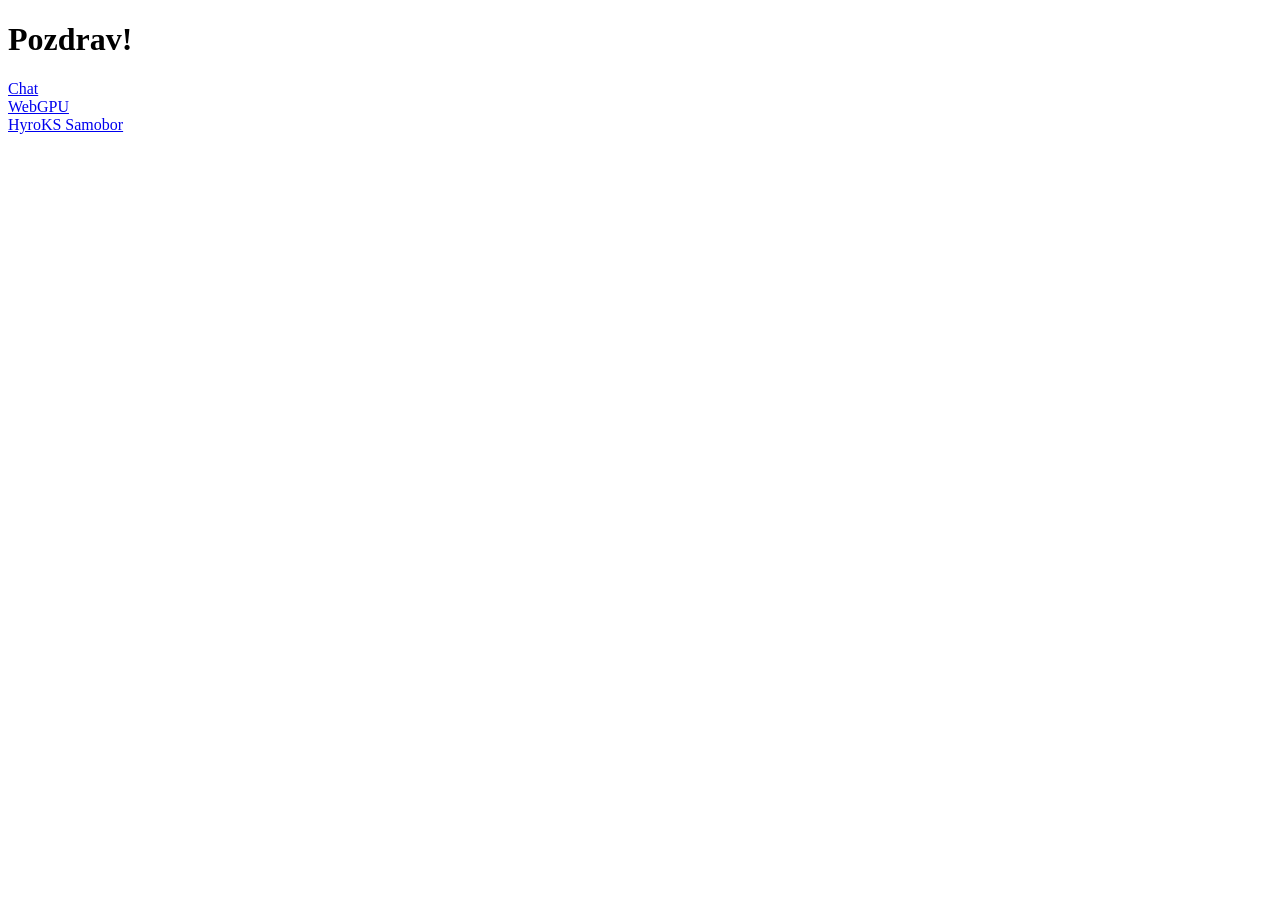
<file: index.html>
<!DOCTYPE html>
<html lang="en">
<head>
    <meta charset="UTF-8">
    <meta name="viewport" content="width=device-width, initial-scale=1.0">
    <title>Heh</title>
</head>
<body>
    <h1>Pozdrav!</h1>

    <div><a href="./chat/index.html">Chat</a></div>

    <div><a href="./webgpu/index.html">WebGPU</a></div>

    <div><a href="./hyroks/index.html">HyroKS Samobor</a></div>
</body>
</html>
</file>
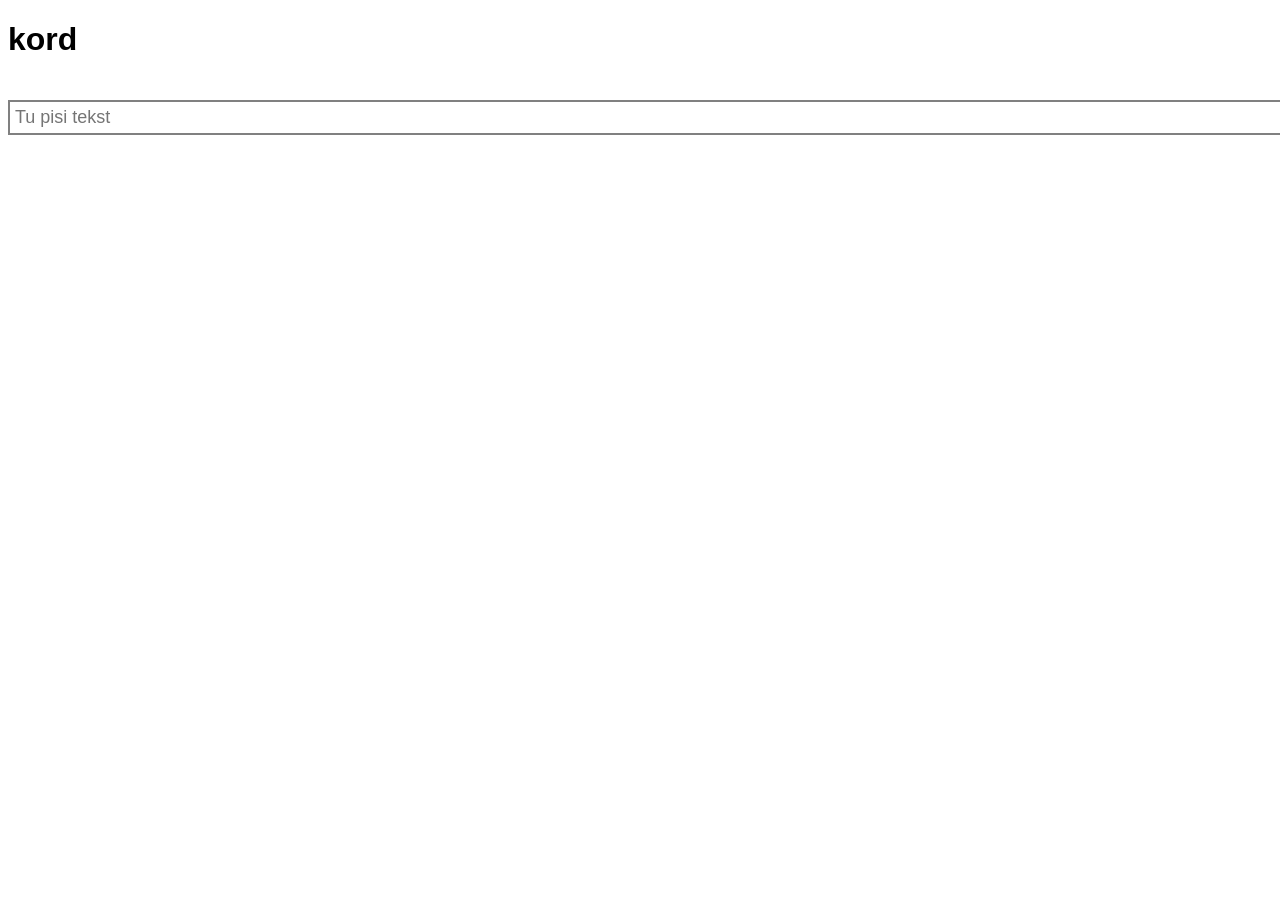
<file: chat/index.html>
<!DOCTYPE html>
<html lang="en">
<head>
    <meta charset="UTF-8">
    <meta name="viewport" content="width=device-width, initial-scale=1.0">
    <title>Chat</title>
    <link rel="shortcut icon" href="./favicon.ico" type="image/x-icon">
    <script type="module" src="./script.js" defer></script>
    <style>
        body {
            font-family: 'Lucida Sans', 'Lucida Sans Regular', 'Lucida Grande', 'Lucida Sans Unicode', Geneva, Verdana, sans-serif;
        }

        .message {
            padding: 5px;
            background-color: rgba(200, 200, 200, 0.1);
            border-bottom: 1px solid gray;
        }

        .message:nth-child(even) {
            background-color: rgba(200, 200, 200, 0.25);
        }

        #textwrapper {
            position: sticky;
            bottom: 0;
            width: 100%;
            /* margin: 20px; */
            padding: 20px 0;
        }

        #textarea {
            /* margin: 20px; */

            /* position: sticky; */
            /* bottom: 0; */
            /* left: 0; */
            /* right: 0; */
            width: 100%;

            padding: 5px;
            border: 2px solid gray;

            font-size: large;
        }

        #textarea:focus {
            outline: none;
        }
    </style>
</head>
<body>
    <h1>kord</h1>
    <div id="content">
    </div>
    <div id="textwrapper">
        <input type="text" name="messagebox" id="textarea" placeholder="Tu pisi tekst">
    </div>
</body>
</html>
</file>
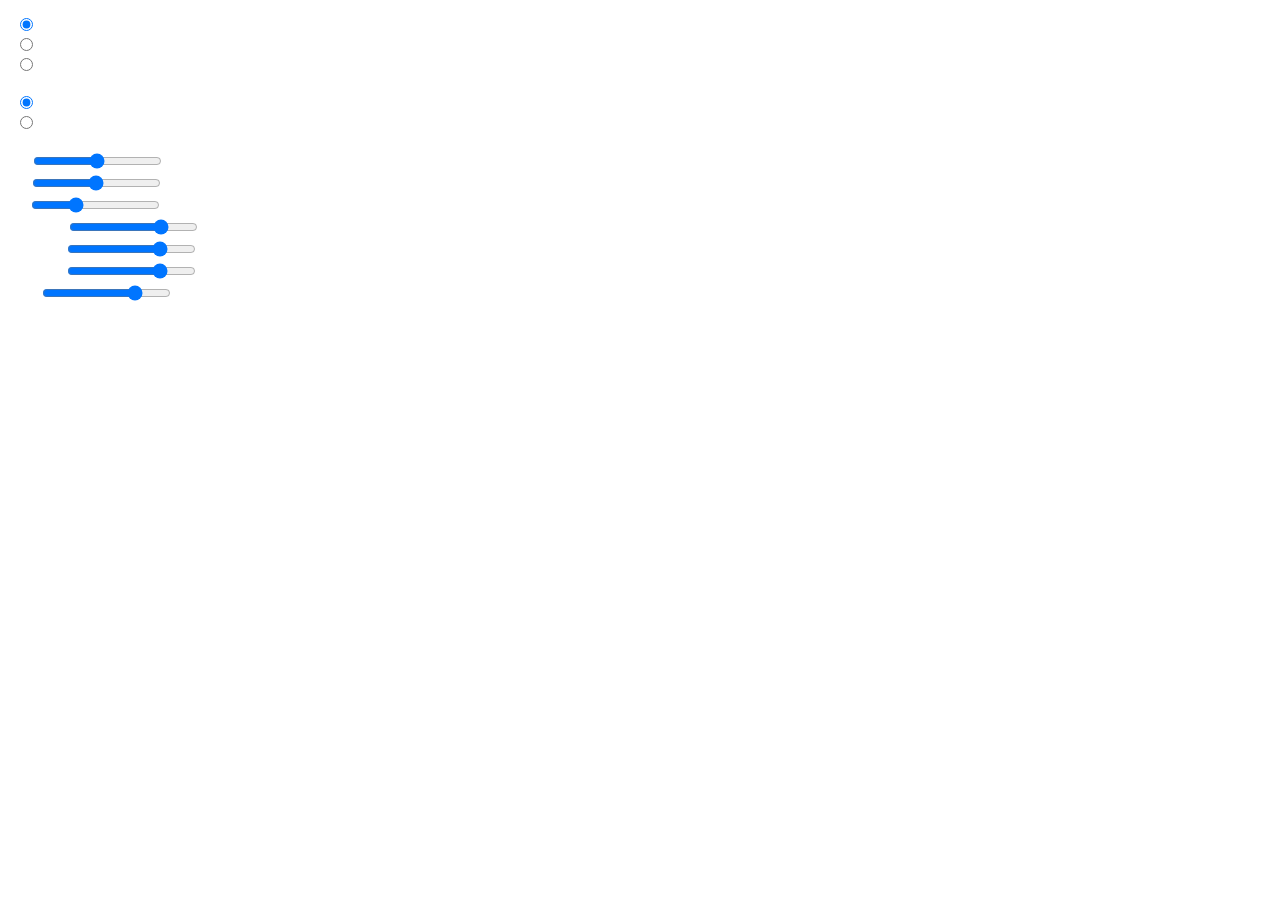
<file: dist_v2/index.html>
<!DOCTYPE html>
<html lang="en">
<head>
    <meta charset="UTF-8">
    <meta name="viewport" content="width=device-width, initial-scale=1.0">
    <title>Document</title>
    <style>
        html, body {
            margin: 0;
            height: 100%;
        }
        canvas {
            display: block;
            width: 800px;
            height: 800px;
        }
        .cont {
            position: absolute;
            color: black;
            left: 5px;
            top: 200px;
            display: flex;
            flex-direction: column;
        }
        .list select{
            float: right;
        }
        #inputs {
            position: absolute;
            top: 15px;
            left: 15px;
            color: white;
        }
    </style>
</head>
<body>
    <div id="inputs">
        <input type="radio" name="rend" id="point-list" checked> Point list <br>
        <input type="radio" name="rend" id="triangle-list"> Normal <br>
        <input type="radio" name="rend" id="line-list"> Wireframe <br><br>

        <input type="radio" name="obj" id="teapot" checked> Cajnik <br>
        <input type="radio" name="obj" id="cat"> Macka <br> <br>

        X <input type="range" name="cordX" id="cordX" min="-50" max="50" value="0"><br>
        Y <input type="range" name="cordX" id="cordY" min="-100" max="100" value="0"><br>
        Z <input type="range" name="cordX" id="cordZ" min="-300" max="0" value="-200"><br>
        scale X <input type="range" name="sclX" id="sclX" min="-100" max="100" value="50"><br>
        scale Y <input type="range" name="sclX" id="sclY" min="-100" max="100" value="50"><br>
        scale Z <input type="range" name="sclX" id="sclZ" min="-100" max="100" value="50"><br>
        fov <input type="range" name="fov" id="fov" min="-10" max="10" value="5">
    </div>
    <canvas id="canvas" width="800" height="800"></canvas>
    <script src="main.bundle.js"></script>
</body>
</html>
</file>
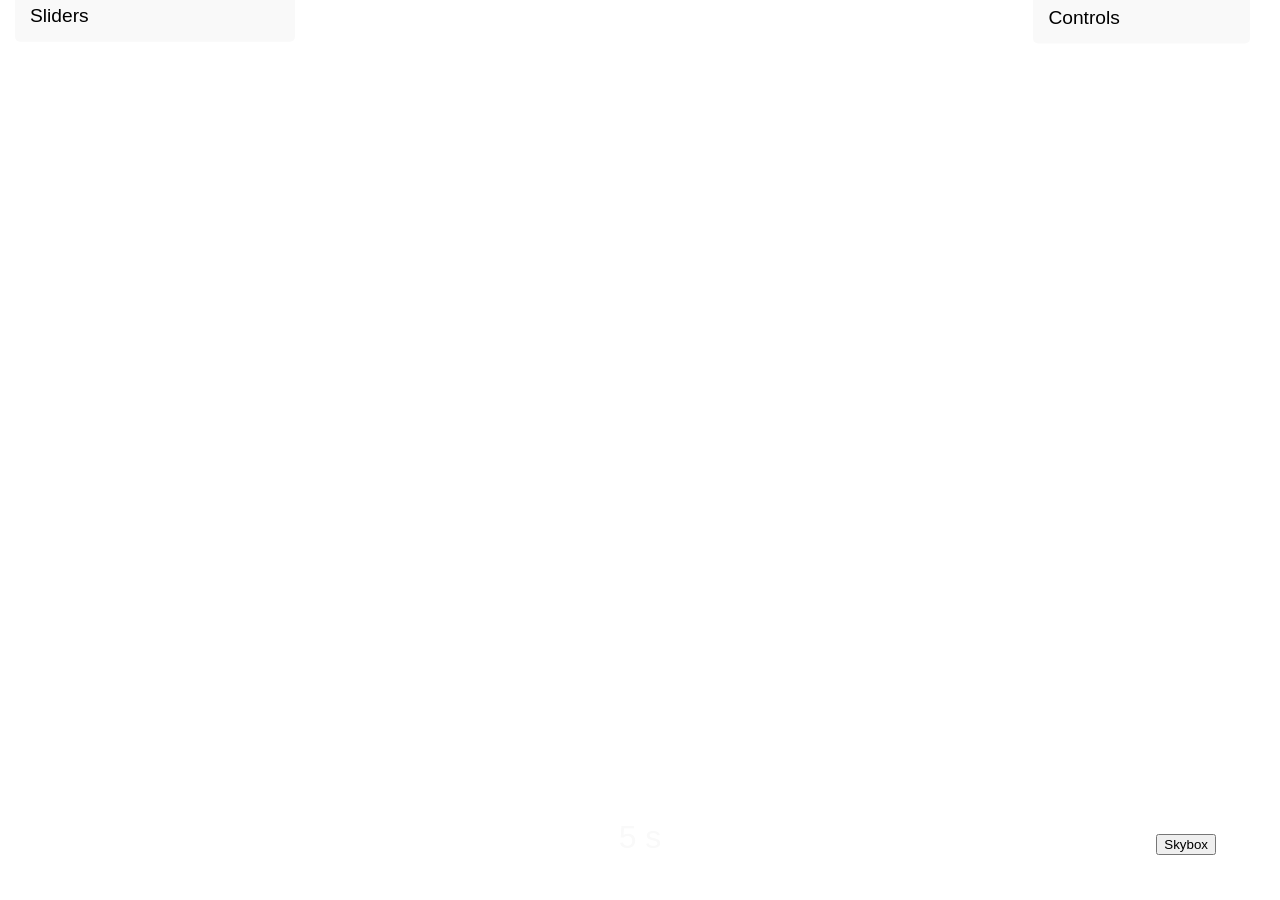
<file: dist_v6/index.html>
<!DOCTYPE html>
<html lang="en">
<head>
    <meta charset="UTF-8">
    <meta name="viewport" content="width=device-width, initial-scale=1.0">
    <title>Document</title>
    <link rel="stylesheet" href="style.css">
</head>
<body>
    <div id="container">
        <div id="sliders">
            <div id="pin" style="cursor: pointer;">Pin 📌</div>
            <br>
            <div id="slider">
                
                <div id="lbl">[<span id="gravityVal"></span> m/s<sup>2</sup>] Gravity:</div>
                <input type="range" name="gravity" id="gravity" min="0" max="20">
            </div>
            <div id="slider">
                
                <div id="lbl">[<span id="frictionVal"></span>] Friction coef:</div>
                <input type="range" name="friction" id="friction" min="0" max="20" value="6">
            </div>
            <div id="slider">
                <div id="lbl">[<span id="angvelVal"></span> deg/s] Angular velocity:</div>
                <input type="range" name="angvel" id="angvel" min="0" max="10" value="6">
            </div>
            <div id="slider">
                <div id="lbl">[<span id="rolldampVal"></span>] Roll damping coef:</div>
                <input type="range" name="rolldamp" id="rolldamp" min="0" max="10">
            </div>
            <div id="slider">
                <div id="lbl">[<span id="jumpforceVal"></span> N] Jump force:</div>
                <input type="range" name="jumpforce" id="jumpforce" min="0" max="10" value="3">
            </div>
            <br>
                Sliders
        </div>
        <div id="controls">
            <div id="info">
                [W] - roll forward
            </div>
            <div id="info">
                [S] - roll backward 
            </div>
            <div id="info">
                [Q] - roll left 
            </div>
            <div id="info">
                [E] - roll right 
            </div>
            <div id="info">
                [A] - turn camera left 
            </div>
            <div id="info">
                [D] - turn camera right 
            </div>
            <div id="info">
                [Space] - jump
            </div>
            <div id="info">
                <hr>
                [R] - reset
            </div>
            <br>
            Controls
        </div>
        <canvas id="canvas"></canvas>
        <div id="gameover"></div>
        <div id="timer">5 s</div>
        <button id="skybox">Skybox</button>
    </div>
    <script src="main.bundle.js"></script>
</body>
</html>
</file>
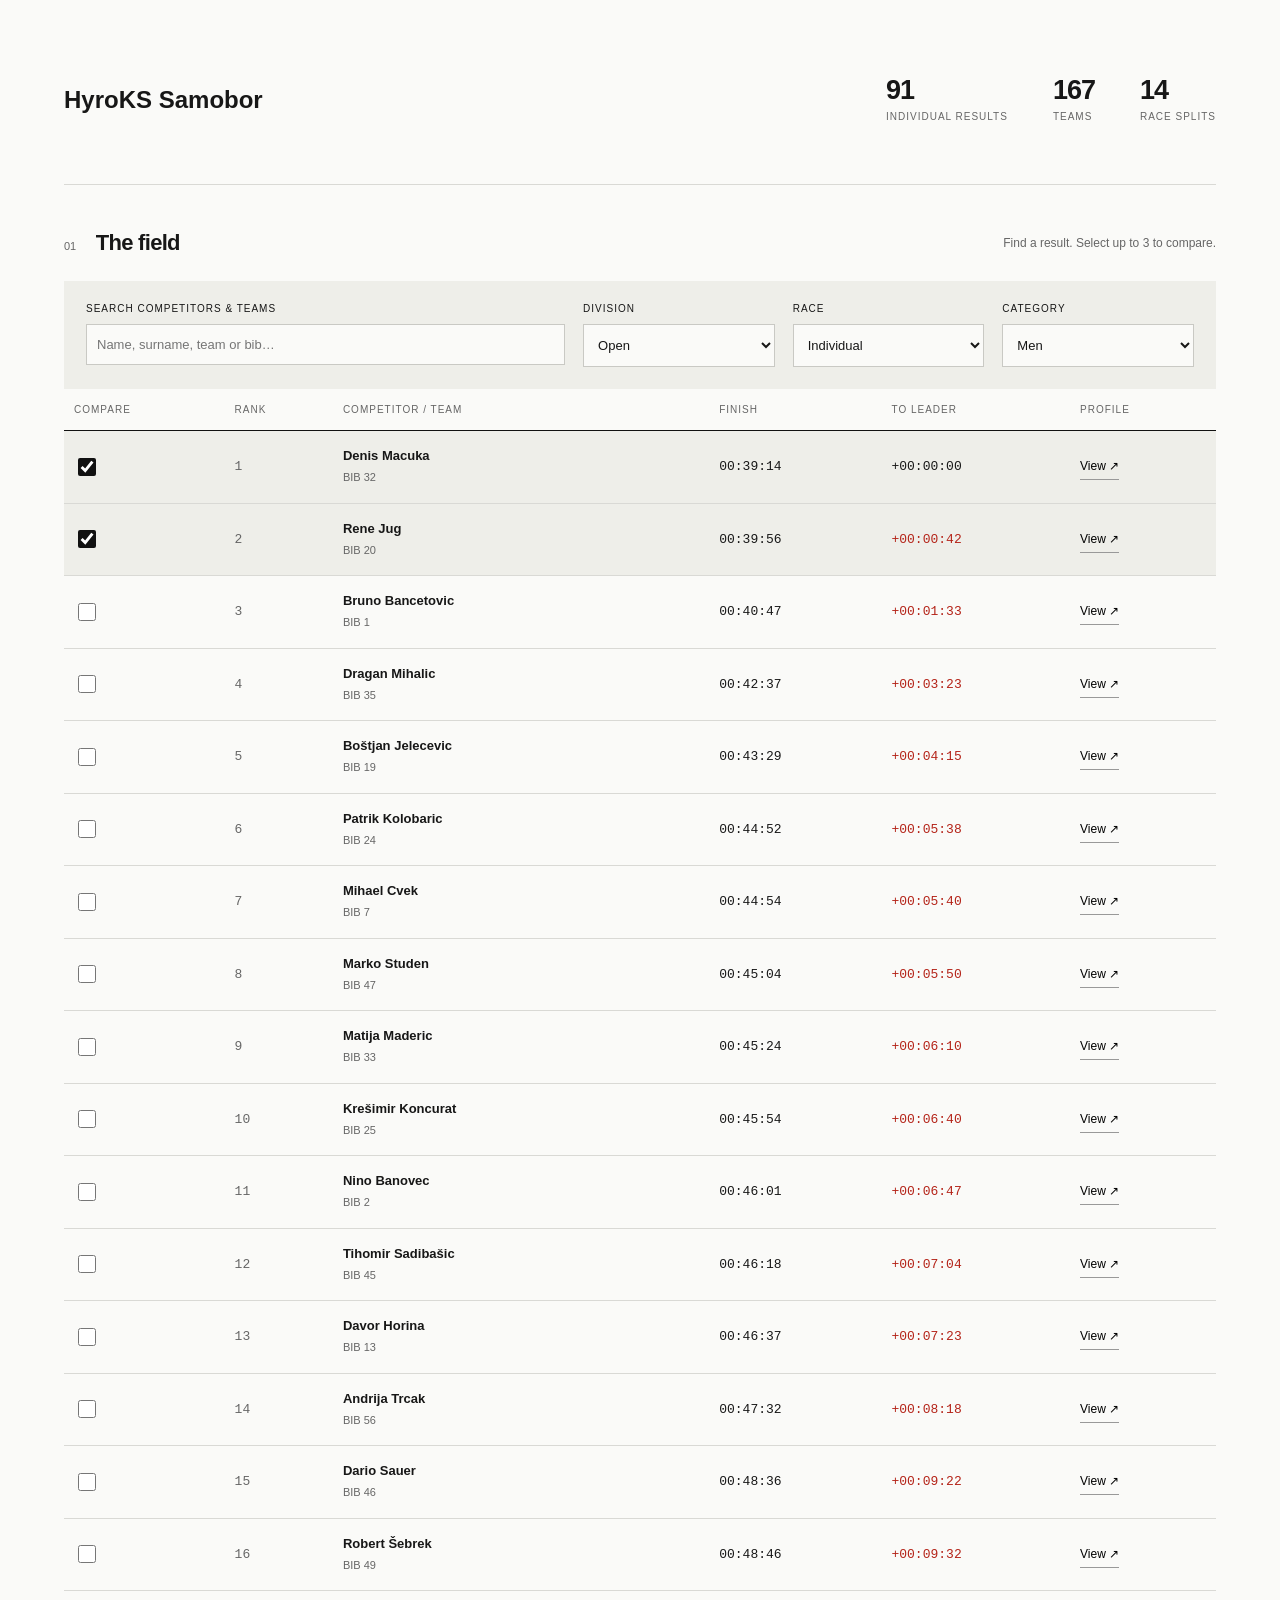
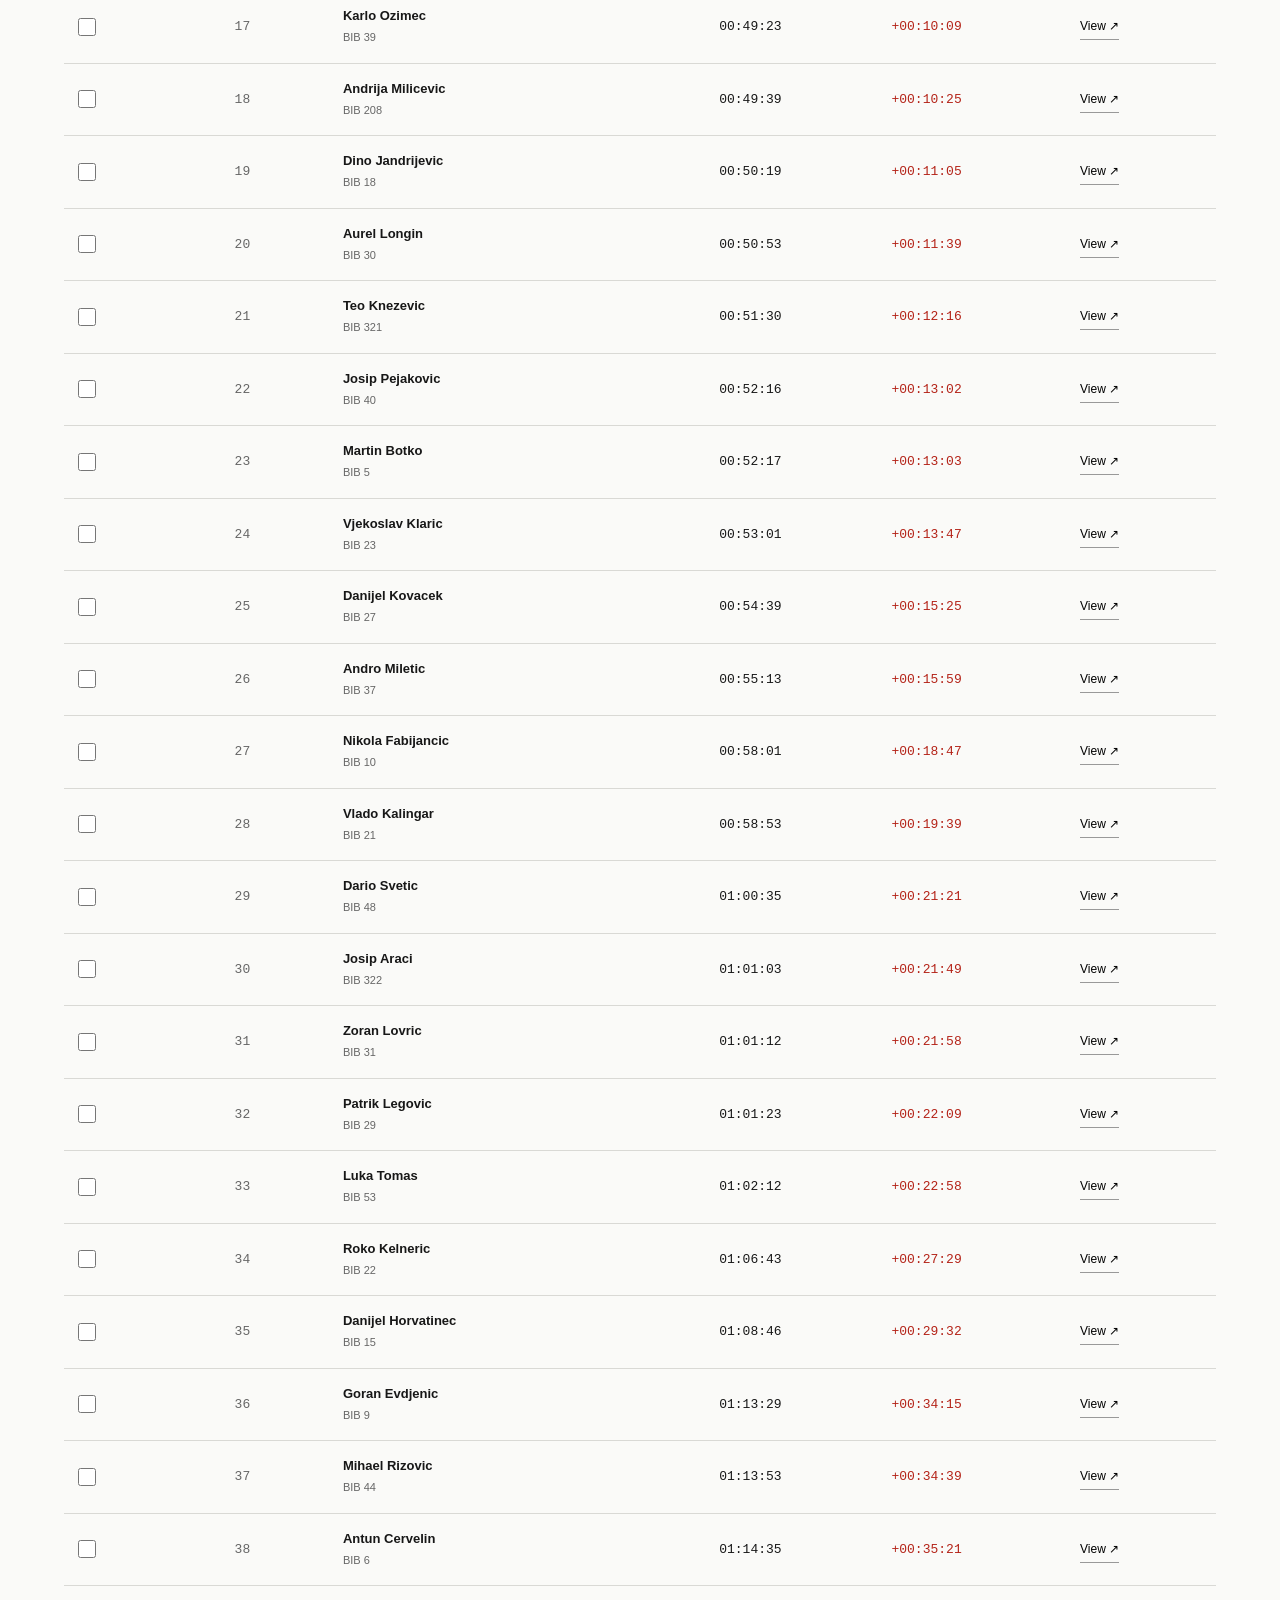
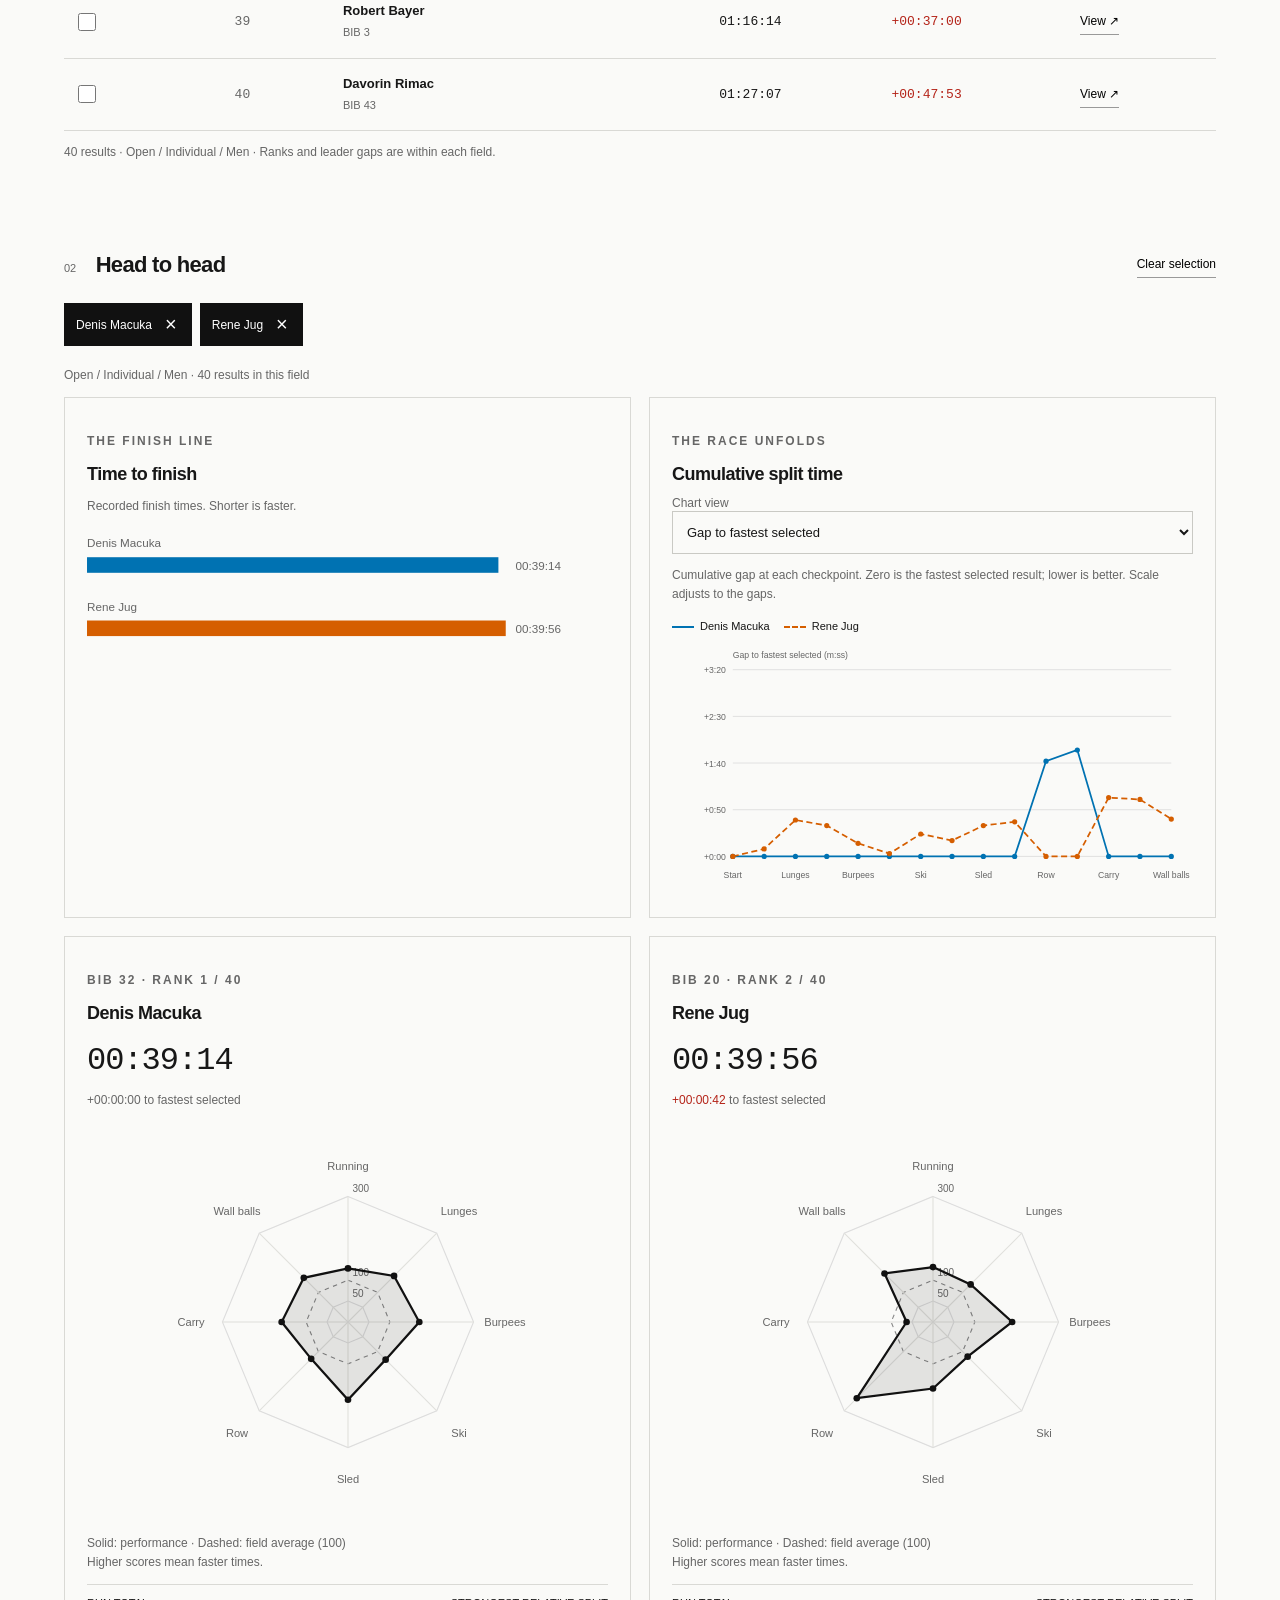
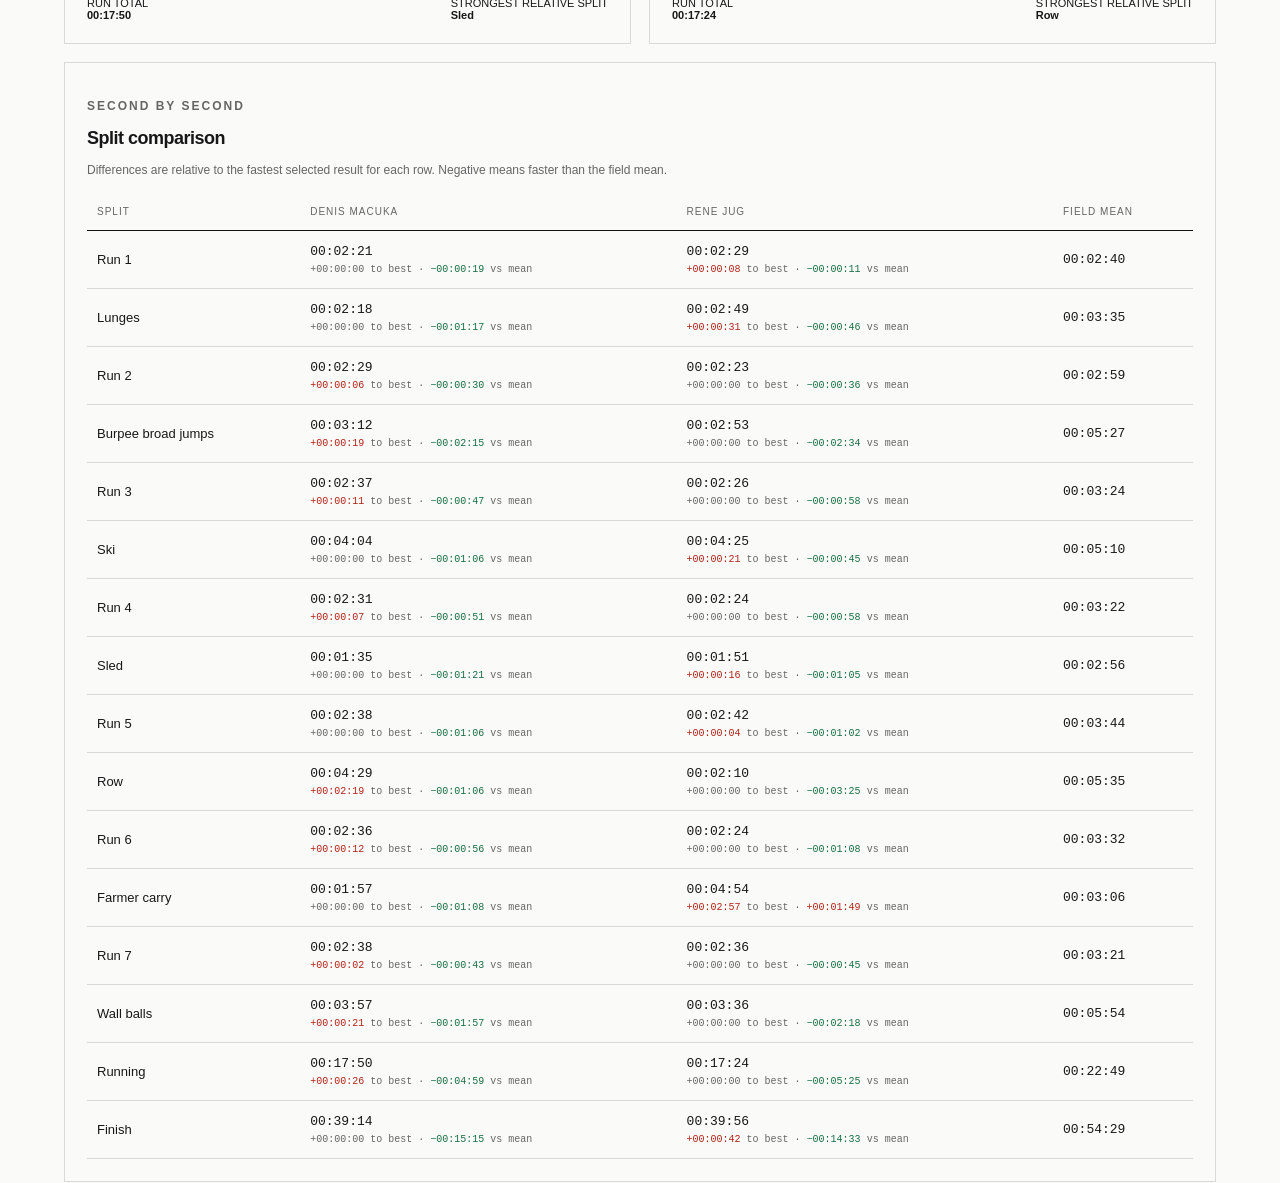
<file: hyroks/index.html>
<!doctype html>
<html lang="en">
<head>
  <meta charset="UTF-8">
  <meta name="viewport" content="width=device-width, initial-scale=1">
  <meta name="theme-color" content="#111111">
  <meta name="description" content="Explore HYROKS race results, compare splits, and discover your performance profile.">
  <title>HYROKS — Race analysis</title>
  <link rel="stylesheet" href="./styles.css">
  <script defer src="./app.js"></script>
<script type="application/json" id="race-data">{"open_men_women.json":{"Men":[{"competitor":"Denis Macuka","bib":"BIB 32","results":{"run1":"0:02:21","lunges":"0:02:18","run2":"0:02:29","bbj":"0:03:12","run3":"0:02:37","ski":"0:04:04","run4":"0:02:31","sled":"0:01:35","run5":"0:02:38","row":"0:04:29","run6":"0:02:36","farmer":"0:01:57","run7":"0:02:38","wallball":"0:03:57","finish":"0:39:14"}},{"competitor":"Rene Jug","bib":"BIB 20","results":{"run1":"0:02:29","lunges":"0:02:49","run2":"0:02:23","bbj":"0:02:53","run3":"0:02:26","ski":"0:04:25","run4":"0:02:24","sled":"0:01:51","run5":"0:02:42","row":"0:02:10","run6":"0:02:24","farmer":"0:04:54","run7":"0:02:36","wallball":"0:03:36","finish":"0:39:56"}},{"competitor":"Bruno Bancetovic","bib":"BIB 1","results":{"run1":"0:02:18","lunges":"0:02:37","run2":"0:02:25","bbj":"0:03:03","run3":"0:02:35","ski":"0:04:26","run4":"0:02:33","sled":"0:01:54","run5":"0:02:50","row":"0:04:52","run6":"0:02:34","farmer":"0:02:10","run7":"0:02:35","wallball":"0:04:02","finish":"0:40:47"}},{"competitor":"Dragan Mihalic","bib":"BIB 35","results":{"run1":"0:02:26","lunges":"0:02:53","run2":"0:02:26","bbj":"0:03:29","run3":"0:02:41","ski":"0:04:33","run4":"0:02:34","sled":"0:02:19","run5":"0:02:36","row":"0:05:11","run6":"0:02:31","farmer":"0:02:23","run7":"0:02:26","wallball":"0:04:17","finish":"0:42:37"}},{"competitor":"Bo\u0161tjan Jelecevic","bib":"BIB 19","results":{"run1":"0:02:25","lunges":"0:02:42","run2":"0:02:25","bbj":"0:04:08","run3":"0:02:36","ski":"0:04:33","run4":"0:02:28","sled":"0:02:51","run5":"0:02:51","row":"0:05:07","run6":"0:02:36","farmer":"0:02:24","run7":"0:02:35","wallball":"0:03:55","finish":"0:43:29"}},{"competitor":"Patrik Kolobaric","bib":"BIB 24","results":{"run1":"0:02:23","lunges":"0:03:03","run2":"0:02:38","bbj":"0:03:35","run3":"0:02:47","ski":"0:04:48","run4":"0:02:44","sled":"0:02:39","run5":"0:02:43","row":"0:05:01","run6":"0:02:49","farmer":"0:02:36","run7":"0:02:37","wallball":"0:04:36","finish":"0:44:52"}},{"competitor":"Mihael Cvek","bib":"BIB 7","results":{"run1":"0:02:05","lunges":"0:02:41","run2":"0:02:17","bbj":"0:04:10","run3":"0:02:56","ski":"0:05:03","run4":"0:02:44","sled":"0:02:53","run5":"0:02:46","row":"0:06:04","run6":"0:02:40","farmer":"0:01:49","run7":"0:02:46","wallball":"0:04:08","finish":"0:44:54"}},{"competitor":"Marko Studen","bib":"BIB 47","results":{"run1":"0:02:25","lunges":"0:02:39","run2":"0:02:40","bbj":"0:03:47","run3":"0:02:46","ski":"0:04:45","run4":"0:02:43","sled":"0:02:42","run5":"0:03:21","row":"0:05:09","run6":"0:03:13","farmer":"0:02:44","run7":"0:02:51","wallball":"0:03:25","finish":"0:45:04"}},{"competitor":"Matija Maderic","bib":"BIB 33","results":{"run1":"0:02:19","lunges":"0:03:04","run2":"0:02:24","bbj":"0:03:09","run3":"0:02:41","ski":"0:05:23","run4":"0:02:42","sled":"0:02:28","run5":"0:02:49","row":"0:05:48","run6":"0:02:29","farmer":"0:02:14","run7":"0:03:04","wallball":"0:04:59","finish":"0:45:24"}},{"competitor":"Kre\u0161imir Koncurat","bib":"BIB 25","results":{"run1":"0:02:29","lunges":"0:03:09","run2":"0:02:29","bbj":"0:04:02","run3":"0:02:37","ski":"0:05:01","run4":"0:02:32","sled":"0:03:29","run5":"0:02:42","row":"0:05:22","run6":"0:02:33","farmer":"0:02:08","run7":"0:02:32","wallball":"0:04:56","finish":"0:45:54"}},{"competitor":"Nino Banovec","bib":"BIB 2","results":{"run1":"0:02:24","lunges":"0:03:20","run2":"0:02:16","bbj":"0:04:27","run3":"0:02:21","ski":"0:04:38","run4":"0:02:26","sled":"0:02:35","run5":"0:02:28","row":"0:05:18","run6":"0:02:32","farmer":"0:02:50","run7":"0:02:28","wallball":"0:06:06","finish":"0:46:01"}},{"competitor":"Tihomir Sadiba\u0161ic","bib":"BIB 45","results":{"run1":"0:02:53","lunges":"0:03:03","run2":"0:02:42","bbj":"0:04:17","run3":"0:02:46","ski":"0:04:40","run4":"0:02:46","sled":"0:02:43","run5":"0:02:43","row":"0:05:22","run6":"0:02:47","farmer":"0:02:36","run7":"0:02:39","wallball":"0:04:29","finish":"0:46:18"}},{"competitor":"Davor Horina","bib":"BIB 13","results":{"run1":"0:02:27","lunges":"0:02:58","run2":"0:02:28","bbj":"0:03:28","run3":"0:02:51","ski":"0:04:58","run4":"0:02:40","sled":"0:02:36","run5":"0:03:12","row":"0:05:15","run6":"0:02:57","farmer":"0:02:50","run7":"0:02:58","wallball":"0:05:07","finish":"0:46:37"}},{"competitor":"Andrija Trcak","bib":"BIB 56","results":{"run1":"0:02:41","lunges":"0:02:31","run2":"0:02:47","bbj":"0:03:53","run3":"0:03:16","ski":"0:05:14","run4":"0:03:01","sled":"0:02:22","run5":"0:03:20","row":"0:05:18","run6":"0:03:16","farmer":"0:02:12","run7":"0:03:03","wallball":"0:04:47","finish":"0:47:32"}},{"competitor":"Dario Sauer","bib":"BIB 46","results":{"run1":"0:02:36","lunges":"0:03:09","run2":"0:03:00","bbj":"0:03:59","run3":"0:03:24","ski":"0:04:52","run4":"0:03:30","sled":"0:02:18","run5":"0:03:20","row":"0:05:27","run6":"0:03:19","farmer":"0:02:08","run7":"0:03:11","wallball":"0:04:32","finish":"0:48:36"}},{"competitor":"Robert \u0160ebrek","bib":"BIB 49","results":{"run1":"0:02:31","lunges":"0:03:24","run2":"0:02:50","bbj":"0:04:05","run3":"0:03:02","ski":"0:04:57","run4":"0:03:01","sled":"0:02:36","run5":"0:03:19","row":"0:05:33","run6":"0:03:20","farmer":"0:02:27","run7":"0:03:05","wallball":"0:04:45","finish":"0:48:46"}},{"competitor":"Karlo Ozimec","bib":"BIB 39","results":{"run1":"0:02:40","lunges":"0:03:44","run2":"0:02:38","bbj":"0:05:33","run3":"0:02:49","ski":"0:04:56","run4":"0:02:58","sled":"0:02:12","run5":"0:03:06","row":"0:05:22","run6":"0:03:06","farmer":"0:02:07","run7":"0:02:53","wallball":"0:05:27","finish":"0:49:23"}},{"competitor":"Andrija Milicevic","bib":"BIB 208","results":{"run1":"0:02:38","lunges":"0:03:28","run2":"0:02:51","bbj":"0:04:37","run3":"0:03:16","ski":"0:04:40","run4":"0:03:09","sled":"0:02:42","run5":"0:03:21","row":"0:05:09","run6":"0:03:13","farmer":"0:02:17","run7":"0:03:11","wallball":"0:05:14","finish":"0:49:39"}},{"competitor":"Dino Jandrijevic","bib":"BIB 18","results":{"run1":"0:02:00","lunges":"0:03:06","run2":"0:02:41","bbj":"0:04:33","run3":"0:03:15","ski":"0:05:04","run4":"0:03:37","sled":"0:02:56","run5":"0:03:11","row":"0:02:00","run6":"0:03:36","farmer":"0:05:19","run7":"0:03:58","wallball":"0:05:11","finish":"0:50:19"}},{"competitor":"Aurel Longin","bib":"BIB 30","results":{"run1":"0:02:31","lunges":"0:03:30","run2":"0:02:52","bbj":"0:04:11","run3":"0:03:13","ski":"0:04:36","run4":"0:03:31","sled":"0:02:33","run5":"0:03:56","row":"0:05:46","run6":"0:03:39","farmer":"0:02:32","run7":"0:03:11","wallball":"0:04:59","finish":"0:50:53"}},{"competitor":"Teo Knezevic","bib":"BIB 321","results":{"run1":"0:02:37","lunges":"0:03:54","run2":"0:02:38","bbj":"0:04:13","run3":"0:03:07","ski":"0:05:17","run4":"0:02:53","sled":"0:02:34","run5":"0:03:31","row":"0:05:43","run6":"0:03:19","farmer":"0:02:24","run7":"0:03:20","wallball":"0:06:08","finish":"0:51:30"}},{"competitor":"Josip Pejakovic","bib":"BIB 40","results":{"run1":"0:02:50","lunges":"0:03:34","run2":"0:03:09","bbj":"0:03:59","run3":"0:03:37","ski":"0:05:05","run4":"0:03:30","sled":"0:02:41","run5":"0:03:51","row":"0:05:38","run6":"0:03:37","farmer":"0:02:06","run7":"0:03:39","wallball":"0:05:08","finish":"0:52:16"}},{"competitor":"Martin Botko","bib":"BIB 5","results":{"run1":"0:02:52","lunges":"0:03:20","run2":"0:02:54","bbj":"0:05:19","run3":"0:03:16","ski":"0:05:27","run4":"0:03:18","sled":"0:02:31","run5":"0:03:15","row":"0:06:21","run6":"0:03:28","farmer":"0:02:28","run7":"0:03:11","wallball":"0:04:44","finish":"0:52:17"}},{"competitor":"Vjekoslav Klaric","bib":"BIB 23","results":{"run1":"0:02:32","lunges":"0:03:27","run2":"0:02:34","bbj":"0:06:10","run3":"0:02:59","ski":"0:05:35","run4":"0:02:49","sled":"0:03:32","run5":"0:03:11","row":"0:05:57","run6":"0:03:19","farmer":"0:02:18","run7":"0:03:08","wallball":"0:05:39","finish":"0:53:01"}},{"competitor":"Danijel Kovacek","bib":"BIB 27","results":{"run1":"0:02:39","lunges":"0:03:27","run2":"0:02:57","bbj":"0:05:30","run3":"0:03:13","ski":"0:05:24","run4":"0:03:18","sled":"0:02:40","run5":"0:04:29","row":"0:06:03","run6":"0:03:22","farmer":"0:02:33","run7":"0:03:17","wallball":"0:05:55","finish":"0:54:39"}},{"competitor":"Andro Miletic","bib":"BIB 37","results":{"run1":"0:02:50","lunges":"0:03:55","run2":"0:03:04","bbj":"0:04:45","run3":"0:03:20","ski":"0:05:30","run4":"0:03:14","sled":"0:03:23","run5":"0:03:21","row":"0:06:02","run6":"0:03:08","farmer":"0:02:50","run7":"0:02:56","wallball":"0:07:02","finish":"0:55:13"}},{"competitor":"Nikola Fabijancic","bib":"BIB 10","results":{"run1":"0:03:07","lunges":"0:04:05","run2":"0:03:16","bbj":"0:06:29","run3":"0:03:51","ski":"0:05:03","run4":"0:03:56","sled":"0:02:26","run5":"0:04:20","row":"0:05:47","run6":"0:04:16","farmer":"0:03:20","run7":"0:03:32","wallball":"0:04:40","finish":"0:58:01"}},{"competitor":"Vlado Kalingar","bib":"BIB 21","results":{"run1":"0:02:54","lunges":"0:03:37","run2":"0:03:13","bbj":"0:05:41","run3":"0:03:38","ski":"0:05:30","run4":"0:03:40","sled":"0:03:25","run5":"0:03:52","row":"0:06:07","run6":"0:03:30","farmer":"0:02:43","run7":"0:03:31","wallball":"0:07:40","finish":"0:58:53"}},{"competitor":"Dario Svetic","bib":"BIB 48","results":{"run1":"0:03:13","lunges":"0:03:54","run2":"0:03:19","bbj":"0:05:56","run3":"0:03:41","ski":"0:05:40","run4":"0:03:39","sled":"0:03:31","run5":"0:03:37","row":"0:06:54","run6":"0:03:35","farmer":"0:03:36","run7":"0:04:02","wallball":"0:06:03","finish":"1:00:35"}},{"competitor":"Josip Araci","bib":"BIB 322","results":{"run1":"0:02:40","lunges":"0:03:31","run2":"0:03:21","bbj":"0:05:07","run3":"0:04:04","ski":"0:05:28","run4":"0:03:45","sled":"0:03:52","run5":"0:04:45","row":"0:06:22","run6":"0:04:23","farmer":"0:03:49","run7":"0:04:20","wallball":"0:05:43","finish":"1:01:03"}},{"competitor":"Zoran Lovric","bib":"BIB 31","results":{"run1":"0:02:31","lunges":"0:03:36","run2":"0:03:02","bbj":"0:05:07","run3":"0:03:37","ski":"0:05:30","run4":"0:03:35","sled":"0:05:21","run5":"0:03:56","row":"0:06:30","run6":"0:03:45","farmer":"0:04:05","run7":"0:04:01","wallball":"0:06:43","finish":"1:01:12"}},{"competitor":"Patrik Legovic","bib":"BIB 29","results":{"run1":"0:02:41","lunges":"0:03:57","run2":"0:02:56","bbj":"0:06:12","run3":"0:03:42","ski":"0:05:33","run4":"0:04:13","run5":"0:08:46","row":"0:06:54","run6":"0:04:16","farmer":"0:03:15","run7":"0:03:13","wallball":"0:05:52","finish":"1:01:23"}},{"competitor":"Luka  Tomas","bib":"BIB 53","results":{"run1":"0:02:54","lunges":"0:04:24","run2":"0:03:16","bbj":"0:05:35","run3":"0:03:52","ski":"0:05:15","run4":"0:03:57","sled":"0:03:40","run5":"0:04:22","row":"0:03:34","run6":"0:03:52","farmer":"0:06:20","run7":"0:04:07","wallball":"0:07:11","finish":"1:02:12"}},{"competitor":"Roko Kelneric","bib":"BIB 22","results":{"run1":"0:02:01","lunges":"0:03:01","run2":"0:03:19","bbj":"0:09:49","run3":"0:05:25","ski":"0:05:55","run4":"0:04:34","sled":"0:04:16","run5":"0:06:13","row":"0:06:15","run6":"0:03:39","farmer":"0:02:35","run7":"0:04:02","wallball":"0:05:45","finish":"1:06:43"}},{"competitor":"Danijel Horvatinec","bib":"BIB 15","results":{"run1":"0:03:11","lunges":"0:03:46","run2":"0:03:24","bbj":"0:08:18","run3":"0:04:19","ski":"0:05:55","run4":"0:05:05","sled":"0:03:34","run5":"0:05:07","row":"0:05:40","run6":"0:05:10","farmer":"0:03:05","run7":"0:04:53","wallball":"0:07:27","finish":"1:08:46"}},{"competitor":"Goran Evdjenic","bib":"BIB 9","results":{"run1":"0:03:00","lunges":"0:04:27","run2":"0:04:28","bbj":"0:10:44","run3":"0:05:04","ski":"0:05:27","run4":"0:05:16","sled":"0:03:01","run5":"0:05:22","row":"0:06:38","run6":"0:05:14","farmer":"0:03:05","run7":"0:04:56","wallball":"0:06:56","finish":"1:13:29"}},{"competitor":"Mihael Rizovic","bib":"BIB 44","results":{"run1":"0:03:12","lunges":"0:05:51","run2":"0:04:42","bbj":"0:10:03","run3":"0:04:55","ski":"0:05:06","run4":"0:04:53","sled":"0:02:34","run5":"0:04:50","row":"0:06:47","run6":"0:05:01","farmer":"0:04:28","run7":"0:04:04","wallball":"0:07:35","finish":"1:13:53"}},{"competitor":"Antun  Cervelin","bib":"BIB 6","results":{"run1":"0:02:57","lunges":"0:05:49","run2":"0:04:13","bbj":"0:10:18","run3":"0:04:44","ski":"0:06:06","run4":"0:04:10","sled":"0:02:36","run5":"0:03:32","row":"0:04:23","run6":"0:04:25","farmer":"0:06:15","run7":"0:04:11","wallball":"0:11:03","finish":"1:14:35"}},{"competitor":"Robert Bayer","bib":"BIB 3","results":{"run1":"0:03:18","lunges":"0:04:38","run2":"0:03:48","bbj":"0:09:08","run3":"0:04:19","ski":"0:05:47","run4":"0:04:30","sled":"0:04:07","run5":"0:04:24","row":"0:06:59","run6":"0:04:43","farmer":"0:04:55","run7":"0:04:53","wallball":"0:10:52","finish":"1:16:14"}},{"competitor":"Davorin Rimac","bib":"BIB 43","results":{"run1":"0:03:43","lunges":"0:06:51","run2":"0:04:14","bbj":"0:11:10","run3":"0:04:41","ski":"0:06:43","run4":"0:04:00","sled":"0:04:44","run5":"0:04:58","row":"0:08:54","run6":"0:06:59","farmer":"0:04:53","wallball":"0:15:22","finish":"1:27:07"}}],"Women":[{"competitor":"Maja Fijan","bib":"BIB 11","results":{"run1":"0:02:38","lunges":"0:03:27","run2":"0:02:58","bbj":"0:04:06","run3":"0:03:23","ski":"0:05:33","run4":"0:03:09","sled":"0:03:07","run5":"0:03:25","row":"0:05:49","run6":"0:03:22","farmer":"0:02:55","run7":"0:03:29","wallball":"0:05:09","finish":"0:52:22"}},{"competitor":"Valentina Kralj Trcak","bib":"BIB 28","results":{"run1":"0:03:06","lunges":"0:03:52","run2":"0:02:55","bbj":"0:04:14","run3":"0:03:01","ski":"0:05:35","run4":"0:03:19","sled":"0:02:30","run5":"0:03:19","row":"0:06:16","run6":"0:03:05","farmer":"0:03:17","run7":"0:03:23","wallball":"0:05:10","finish":"0:52:53"}},{"competitor":"Silvija \u0160ebrek","bib":"BIB 50","results":{"run1":"0:02:47","lunges":"0:03:46","run2":"0:02:34","bbj":"0:04:06","run3":"0:02:44","ski":"0:06:13","run4":"0:02:43","sled":"0:03:17","run5":"0:03:23","row":"0:06:09","run6":"0:03:27","farmer":"0:03:34","run7":"0:03:01","wallball":"0:06:00","finish":"0:53:37"}},{"competitor":"Marina Peric","bib":"BIB 41","results":{"run1":"0:02:37","lunges":"0:03:00","run2":"0:02:49","bbj":"0:04:58","run3":"0:03:03","ski":"0:05:29","run4":"0:03:09","sled":"0:02:54","run5":"0:03:33","row":"0:05:55","run6":"0:03:32","farmer":"0:03:56","run7":"0:03:26","wallball":"0:06:08","finish":"0:54:21"}},{"competitor":"Lucija Tomrecaj","bib":"BIB 55","results":{"run1":"0:03:06","lunges":"0:03:08","run2":"0:03:00","bbj":"0:04:26","run3":"0:03:28","ski":"0:05:40","run4":"0:03:18","sled":"0:02:56","run5":"0:03:20","row":"0:06:06","run6":"0:03:18","farmer":"0:03:35","run7":"0:03:40","wallball":"0:06:18","finish":"0:55:13"}},{"competitor":"Katarina Hudina","bib":"BIB 17","results":{"run1":"0:02:54","lunges":"0:03:51","run2":"0:02:47","bbj":"0:05:38","run3":"0:03:15","ski":"0:05:44","run4":"0:03:27","sled":"0:04:05","run5":"0:03:27","row":"0:07:19","run6":"0:03:22","farmer":"0:03:24","run7":"0:03:17","wallball":"0:05:39","finish":"0:58:02"}},{"competitor":"Ana Zahtila","bib":"BIB 59","results":{"run1":"0:02:16","lunges":"0:03:34","run2":"0:02:50","bbj":"0:05:29","run3":"0:03:17","ski":"0:05:47","run4":"0:03:14","sled":"0:03:29","run5":"0:04:22","row":"0:07:15","run6":"0:03:38","farmer":"0:03:40","run7":"0:03:11","wallball":"0:07:09","finish":"0:59:05"}},{"competitor":"Mihaela Tunjic","bib":"BIB 57","results":{"run1":"0:03:43","lunges":"0:02:51","run2":"0:03:24","bbj":"0:04:27","run3":"0:03:33","ski":"0:05:51","run4":"0:03:52","sled":"0:03:31","run5":"0:04:02","row":"0:06:34","run6":"0:03:38","farmer":"0:04:24","run7":"0:04:03","wallball":"0:07:30","finish":"1:01:17"}},{"competitor":"Klara Tomljenovic","bib":"BIB 54","results":{"run1":"0:03:35","lunges":"0:03:36","run2":"0:03:10","bbj":"0:04:40","run3":"0:03:16","ski":"0:06:35","run4":"0:03:34","sled":"0:04:16","run5":"0:03:37","row":"0:06:43","run6":"0:03:28","farmer":"0:04:52","run7":"0:03:38","wallball":"0:06:55","finish":"1:01:46"}},{"competitor":"Jelena Mikolcic","bib":"BIB 36","results":{"run1":"0:03:23","lunges":"0:04:21","run2":"0:03:39","bbj":"0:06:03","run3":"0:04:32","ski":"0:06:02","run4":"0:04:25","sled":"0:02:56","run5":"0:04:54","row":"0:06:49","run6":"0:04:52","farmer":"0:03:41","run7":"0:04:36","wallball":"0:05:52","finish":"1:05:59"}},{"competitor":"Monika Zlodi","bib":"BIB 60","results":{"run1":"0:02:56","lunges":"0:03:28","run2":"0:03:11","bbj":"0:07:21","run3":"0:03:39","ski":"0:05:43","run4":"0:03:41","sled":"0:04:29","run5":"0:03:50","row":"0:06:05","run6":"0:03:37","farmer":"0:05:20","run7":"0:03:59","wallball":"0:09:01","finish":"1:06:12"}},{"competitor":"Nevena Erak Camaj","bib":"BIB 8","results":{"run1":"0:03:38","lunges":"0:05:01","run2":"0:03:56","bbj":"0:07:31","run3":"0:03:55","ski":"0:06:16","run4":"0:04:14","sled":"0:03:44","run5":"0:04:11","row":"0:07:17","run6":"0:04:01","farmer":"0:04:23","run7":"0:04:44","wallball":"0:07:56","finish":"1:10:41"}},{"competitor":"Lucija Horvat","bib":"BIB 14","results":{"run1":"0:03:42","lunges":"0:04:46","run2":"0:04:10","bbj":"0:06:32","run3":"0:04:38","ski":"0:06:35","run4":"0:04:34","sled":"0:04:15","run5":"0:05:04","row":"0:07:17","run6":"0:04:44","farmer":"0:04:38","run7":"0:04:31","wallball":"0:06:38","finish":"1:11:56"}},{"competitor":"Petra Posilovic","bib":"BIB 42","results":{"run1":"0:03:44","lunges":"0:05:01","run2":"0:03:58","bbj":"0:07:30","run3":"0:04:12","ski":"0:06:46","run4":"0:04:29","sled":"0:05:36","run5":"0:04:15","row":"0:07:07","run6":"0:04:02","farmer":"0:05:28","run7":"0:04:25","wallball":"0:07:30","finish":"1:13:55"}},{"competitor":"Jennifer Megan Kontrec","bib":"BIB 26","results":{"run1":"0:03:36","lunges":"0:04:18","run2":"0:04:10","bbj":"0:06:45","run3":"0:04:55","ski":"0:06:54","run4":"0:05:10","sled":"0:04:20","run5":"0:04:52","row":"0:07:29","run6":"0:05:01","farmer":"0:05:42","run7":"0:05:47","wallball":"0:07:37","finish":"1:16:26"}},{"competitor":"Marija Maru\u0161ic","bib":"BIB 34","results":{"run1":"0:03:42","lunges":"0:06:27","run2":"0:04:22","bbj":"0:12:56","run3":"0:04:54","ski":"0:07:13","run4":"0:05:06","sled":"0:04:41","run5":"0:05:11","row":"0:07:34","run6":"0:05:12","farmer":"0:04:43","run7":"0:05:02","wallball":"0:11:36","finish":"1:28:31"}}]},"open_mix_doubles.json":{"Men":[{"team_name":"DSR FeelGood","bib":"BIB 87","temem":{"member_one":"Lovro Tomulic","member_two":"Dominik Siroglavic"},"results":{"run1":"0:02:03","lunges":"0:01:57","run2":"0:02:04","bbj":"0:01:58","run3":"0:02:17","ski":"0:04:14","run4":"0:02:21","sled":"0:01:23","run5":"0:02:33","row":"0:04:47","run6":"0:02:19","farmer":"0:01:42","run7":"0:02:26","wallball":"0:03:44","finish":"0:35:40"}},{"team_name":"Mladi i nadobudni","bib":"BIB 130","temem":{"member_one":"Bojan Kuljic","member_two":"Mario \u0160o\u0161taric"},"results":{"run1":"0:02:16","lunges":"0:02:42","run2":"0:02:08","bbj":"0:03:08","run3":"0:02:12","ski":"0:04:36","run4":"0:02:18","sled":"0:01:46","run5":"0:02:19","row":"0:05:09","run6":"0:02:18","farmer":"0:01:54","run7":"0:02:14","wallball":"0:04:12","finish":"0:39:05"}},{"team_name":"Reset Gym","bib":"BIB 149","temem":{"member_one":"Nenad Sikora","member_two":"Ivan Dragija"},"results":{"run1":"0:02:22","lunges":"0:02:01","run2":"0:02:18","bbj":"0:02:18","run3":"0:02:38","ski":"0:04:26","run4":"0:02:52","sled":"0:01:46","run5":"0:03:04","row":"0:05:05","run6":"0:03:02","farmer":"0:01:55","run7":"0:02:48","wallball":"0:03:57","finish":"0:40:23"}},{"team_name":"Vellfit team 1","bib":"BIB 179","temem":{"member_one":"Bruno Gro\u0161ic","member_two":"Filip Vusic"},"results":{"run1":"0:02:35","lunges":"0:01:56","run2":"0:02:31","bbj":"0:02:05","run3":"0:02:45","ski":"0:04:27","run4":"0:02:35","sled":"0:02:02","run5":"0:02:59","row":"0:05:34","run6":"0:02:55","farmer":"0:02:14","run7":"0:02:40","wallball":"0:03:46","finish":"0:40:55"}},{"team_name":"Kmeti","bib":"BIB 106","temem":{"member_one":"Marko Sirovec","member_two":"Filip Durkan"},"results":{"run1":"0:02:38","lunges":"0:01:58","run2":"0:02:39","bbj":"0:02:37","run3":"0:02:46","ski":"0:04:23","run4":"0:02:43","sled":"0:01:45","run5":"0:02:52","row":"0:05:03","run6":"0:02:51","farmer":"0:02:26","run7":"0:02:29","wallball":"0:04:00","finish":"0:41:04"}},{"team_name":"Prebrzi & Prejaki","bib":"BIB 144","temem":{"member_one":"Davor Nezmahen","member_two":"Tony Andrews"},"results":{"run1":"0:02:24","lunges":"0:02:35","run2":"0:02:29","bbj":"0:02:33","run3":"0:03:03","ski":"0:04:32","run4":"0:03:18","sled":"0:01:46","run5":"0:03:16","row":"0:04:54","run6":"0:03:18","farmer":"0:02:08","run7":"0:03:01","wallball":"0:03:50","finish":"0:43:01"}},{"team_name":"Vellfit team 2","bib":"BIB 180","temem":{"member_one":"Denis Kontak","member_two":"Matija Marku\u0161ic"},"results":{"run1":"0:02:50","lunges":"0:02:00","run2":"0:02:41","bbj":"0:02:31","run3":"0:02:52","ski":"0:04:26","run4":"0:03:01","sled":"0:01:59","run5":"0:03:18","row":"0:05:30","run6":"0:03:20","farmer":"0:02:07","run7":"0:02:49","wallball":"0:04:16","finish":"0:43:32"}},{"team_name":"KAS SANTA DOMENICA team 3","bib":"BIB 102","temem":{"member_one":"Marko Brodar","member_two":"Ivan Katu\u0161ic"},"results":{"run1":"0:02:40","lunges":"0:02:07","run2":"0:02:36","bbj":"0:02:51","run3":"0:02:58","ski":"0:04:29","run4":"0:03:02","sled":"0:02:11","run5":"0:03:15","row":"0:05:12","run6":"0:03:05","farmer":"0:02:29","run7":"0:02:57","wallball":"0:04:09","finish":"0:43:54"}},{"team_name":"Do\u0161li po majicu","bib":"BIB 86","temem":{"member_one":"Filip Nor\u0161ic","member_two":"Zeljko Masic"},"results":{"run1":"0:02:42","lunges":"0:02:19","run2":"0:02:27","bbj":"0:02:24","run3":"0:03:03","ski":"0:04:31","run4":"0:03:05","sled":"0:02:11","run5":"0:03:18","row":"0:05:16","run6":"0:03:39","farmer":"0:02:24","run7":"0:03:06","wallball":"0:03:45","finish":"0:44:03"}},{"team_name":"Tomik gym","bib":"BIB 171","temem":{"member_one":"Tomislav Knez","member_two":"Igor Kovacevic"},"results":{"run1":"0:02:28","lunges":"0:01:58","run2":"0:02:34","bbj":"0:02:13","run3":"0:03:17","ski":"0:04:17","run4":"0:03:22","sled":"0:01:45","run5":"0:03:42","row":"0:04:54","run6":"0:03:52","farmer":"0:02:14","run7":"0:03:43","wallball":"0:03:53","finish":"0:44:05"}},{"team_name":"Viper Squad","bib":"BIB 182","temem":{"member_one":"Antonijo Paradzik","member_two":"Luka Trpkovic"},"results":{"run1":"0:02:54","lunges":"0:02:38","run2":"0:02:41","bbj":"0:02:41","run3":"0:02:56","ski":"0:04:39","run4":"0:02:53","sled":"0:01:46","run5":"0:03:20","row":"0:05:48","run6":"0:03:02","farmer":"0:02:00","run7":"0:02:57","wallball":"0:03:58","finish":"0:44:07"}},{"team_name":"Mokri i Jaki","bib":"BIB 133","temem":{"member_one":"Viktor Cerinski","member_two":"Filip Ko\u0161cevic"},"results":{"run1":"0:02:48","lunges":"0:02:11","run2":"0:02:52","bbj":"0:02:23","run3":"0:03:30","ski":"0:04:10","run4":"0:03:41","sled":"0:01:50","run5":"0:03:41","row":"0:05:00","run6":"0:03:51","farmer":"0:02:28","run7":"0:03:31","wallball":"0:03:39","finish":"0:45:28"}},{"team_name":"Badelovi manekeni","bib":"BIB 71","temem":{"member_one":"Petar Runtas","member_two":"Ivan Ahlin"},"results":{"run1":"0:02:41","lunges":"0:02:19","run2":"0:02:45","bbj":"0:02:39","run3":"0:03:11","ski":"0:04:22","run4":"0:03:18","sled":"0:01:58","run5":"0:03:33","row":"0:05:41","run6":"0:03:04","farmer":"0:02:36","run7":"0:03:11","wallball":"0:04:23","finish":"0:45:32"}},{"team_name":"Reset 5","bib":"BIB 148","temem":{"member_one":"Luka Kralik","member_two":"Matija Videc"},"results":{"run1":"0:02:27","lunges":"0:02:04","run2":"0:02:26","bbj":"0:02:25","run3":"0:03:01","ski":"0:04:23","run4":"0:03:32","sled":"0:01:56","run5":"0:03:46","row":"0:05:52","run6":"0:04:13","farmer":"0:02:14","run7":"0:03:20","wallball":"0:04:17","finish":"0:45:47"}},{"team_name":"Jurajeva mama","bib":"BIB 99","temem":{"member_one":"Mario Herceg","member_two":"Marko Liplin"},"results":{"run1":"0:02:57","lunges":"0:02:16","run2":"0:02:48","bbj":"0:02:44","run3":"0:03:23","ski":"0:04:29","run4":"0:03:21","sled":"0:01:51","run5":"0:03:30","row":"0:05:08","run6":"0:03:16","farmer":"0:02:49","run7":"0:03:05","wallball":"0:04:45","finish":"0:46:16"}},{"team_name":"Miha","bib":"BIB 128","temem":{"member_one":"Dino Mihaljevic","member_two":"Hrvoje Mihaljevic"},"results":{"run1":"0:02:51","lunges":"0:02:41","run2":"0:02:47","bbj":"0:03:07","run3":"0:03:05","ski":"0:04:55","run4":"0:03:22","sled":"0:01:47","run5":"0:03:45","row":"0:05:40","run6":"0:03:28","farmer":"0:02:07","run7":"0:03:09","wallball":"0:04:02","finish":"0:46:39"}},{"team_name":"Rastavljeni-Sastavljeni","bib":"BIB 146","temem":{"member_one":"Sini\u0161a Plecko","member_two":"Robert  Piljek"},"results":{"run1":"0:02:38","lunges":"0:02:27","run2":"0:02:45","bbj":"0:02:55","run3":"0:03:15","ski":"0:04:39","run4":"0:03:21","sled":"0:01:51","run5":"0:03:01","row":"0:06:13","run6":"0:03:17","farmer":"0:02:53","run7":"0:02:54","wallball":"0:05:04","finish":"0:47:05"}},{"team_name":"Jura se fura","bib":"BIB 100","temem":{"member_one":"Vito Varga","member_two":"Nikola Juric"},"results":{"run1":"0:02:30","lunges":"0:02:04","run2":"0:02:35","bbj":"0:02:34","run3":"0:03:21","ski":"0:04:54","run4":"0:03:39","sled":"0:02:17","run5":"0:04:36","row":"0:05:06","run6":"0:04:04","farmer":"0:02:32","run7":"0:03:43","wallball":"0:03:59","finish":"0:47:47"}},{"team_name":"CVIGO","bib":"BIB 82","temem":{"member_one":"Antonio Margarin","member_two":"Tomislav Cvetkovic"},"results":{"run1":"0:03:10","lunges":"0:02:12","run2":"0:03:16","bbj":"0:02:34","run3":"0:03:25","ski":"0:04:32","run4":"0:03:16","sled":"0:01:52","run5":"0:03:52","row":"0:05:36","run6":"0:03:45","farmer":"0:02:18","run7":"0:03:48","wallball":"0:04:37","finish":"0:48:05"}},{"team_name":"Rebarca","bib":"BIB 147","temem":{"member_one":"Tomislav Zalovic","member_two":"Ian Kruezi"},"results":{"run1":"0:02:20","lunges":"0:02:49","run2":"0:02:48","bbj":"0:03:01","run3":"0:03:40","ski":"0:04:22","run4":"0:03:44","sled":"0:01:57","run5":"0:03:40","row":"0:05:26","run6":"0:03:41","farmer":"0:02:29","run7":"0:03:52","wallball":"0:04:27","finish":"0:48:09"}},{"team_name":"HPD172","bib":"BIB 91","temem":{"member_one":"Sven Oberman","member_two":"Matej Prelcec"},"results":{"run1":"0:02:49","lunges":"0:02:41","run2":"0:02:50","bbj":"0:02:37","run3":"0:03:19","ski":"0:04:51","run4":"0:03:30","sled":"0:01:53","run5":"0:03:46","row":"0:05:47","run6":"0:03:42","farmer":"0:02:43","run7":"0:03:29","wallball":"0:04:51","finish":"0:48:40"}},{"team_name":"Superbia cf","bib":"BIB 163","temem":{"member_one":"Valentin Krizanovic","member_two":"Matej Dudic"},"results":{"run1":"0:02:55","lunges":"0:02:32","run2":"0:03:02","bbj":"0:02:59","run3":"0:03:15","ski":"0:04:43","run4":"0:03:36","sled":"0:02:19","run5":"0:03:44","row":"0:06:27","run6":"0:03:24","farmer":"0:02:47","run7":"0:03:24","wallball":"0:04:52","finish":"0:49:53"}},{"team_name":"KUD Benc","bib":"BIB 111","temem":{"member_one":"Zvonko Loncar","member_two":"Marko Kolenko"},"results":{"run1":"0:02:57","lunges":"0:02:39","run2":"0:03:11","bbj":"0:03:02","run3":"0:03:19","ski":"0:04:43","run4":"0:03:30","sled":"0:02:26","run5":"0:03:39","row":"0:05:57","run6":"0:03:44","farmer":"0:03:14","run7":"0:03:26","wallball":"0:04:25","finish":"0:50:04"}},{"team_name":"MASTERS CUCNI","bib":"BIB 126","temem":{"member_one":"Bruno Vnucec","member_two":"Marko Dukic"},"results":{"run1":"0:02:58","lunges":"0:02:40","run2":"0:03:25","bbj":"0:02:36","run3":"0:03:31","ski":"0:04:44","run4":"0:04:04","sled":"0:02:09","run5":"0:03:54","row":"0:06:10","run6":"0:03:46","farmer":"0:02:26","run7":"0:03:36","wallball":"0:04:34","finish":"0:50:25"}},{"team_name":"Ba\u0161 smo si MiD","bib":"BIB 72","temem":{"member_one":"Marin Jovic","member_two":"Dino Jovic"},"results":{"run1":"0:02:56","lunges":"0:03:35","run2":"0:02:53","bbj":"0:03:01","run3":"0:03:03","ski":"0:05:26","run4":"0:03:03","sled":"0:02:48","run5":"0:03:45","row":"0:05:11","run6":"0:03:38","farmer":"0:03:01","run7":"0:03:38","wallball":"0:04:55","finish":"0:50:47"}},{"team_name":"Ivan i Filip","bib":"BIB 95","temem":{"member_one":"Ivan  Brekalo","member_two":"Filip Popovic"},"results":{"run1":"0:02:50","lunges":"0:02:24","run2":"0:02:55","bbj":"0:03:01","run3":"0:03:46","ski":"0:04:52","run4":"0:03:42","sled":"0:02:20","run5":"0:04:10","row":"0:06:25","run6":"0:04:01","farmer":"0:03:04","run7":"0:03:34","wallball":"0:04:12","finish":"0:51:10"}},{"team_name":"Tara i Iva","bib":"BIB 166","temem":{"member_one":"Petar Marijanovic","member_two":"Robert Baricevic-Petrus"},"results":{"run1":"0:02:57","lunges":"0:02:45","run2":"0:02:55","bbj":"0:02:13","run3":"0:03:26","ski":"0:05:23","run4":"0:04:00","sled":"0:02:32","run5":"0:04:47","row":"0:05:57","run6":"0:04:38","farmer":"0:02:47","run7":"0:03:22","wallball":"0:03:58","finish":"0:51:33"}},{"team_name":"Superbia","bib":"BIB 162","temem":{"member_one":"Simon Puja","member_two":"Davor Plavac"},"results":{"run1":"0:02:57","lunges":"0:02:34","run2":"0:03:02","bbj":"0:03:20","run3":"0:03:28","ski":"0:05:03","run4":"0:03:44","sled":"0:02:04","run5":"0:04:13","row":"0:06:26","run6":"0:03:52","farmer":"0:02:18","run7":"0:04:25","wallball":"0:04:21","finish":"0:51:42"}},{"team_name":"Kumovi","bib":"BIB 114","temem":{"member_one":"Filip Tremac","member_two":"Sandro Lukac"},"results":{"run1":"0:03:09","lunges":"0:02:40","run2":"0:03:05","bbj":"0:03:27","run3":"0:03:54","ski":"0:04:27","run4":"0:03:59","sled":"0:02:17","run5":"0:04:43","row":"0:05:30","run6":"0:04:19","farmer":"0:02:39","run7":"0:03:36","wallball":"0:04:14","finish":"0:51:54"}},{"team_name":"TRENING.ZD","bib":"BIB 175","temem":{"member_one":"Mateo Matov","member_two":"Matej Milkovic"},"results":{"run1":"0:02:47","lunges":"0:01:48","run2":"0:02:51","bbj":"0:02:25","run3":"0:04:00","ski":"0:04:42","run4":"0:04:19","sled":"0:01:53","run5":"0:05:31","row":"0:06:17","run6":"0:04:43","farmer":"0:02:26","run7":"0:04:20","wallball":"0:04:25","finish":"0:52:20"}},{"team_name":"Krkani","bib":"BIB 109","temem":{"member_one":"Milan Radman","member_two":"Marijan Turkalj"},"results":{"run1":"0:03:19","lunges":"0:02:46","run2":"0:03:22","bbj":"0:03:30","run3":"0:04:02","ski":"0:05:01","run4":"0:03:54","sled":"0:02:12","run5":"0:05:19","row":"0:05:10","run6":"0:03:29","farmer":"0:02:38","run7":"0:03:37","wallball":"0:05:25","finish":"0:53:36"}},{"team_name":"Idemo na svjezinu","bib":"BIB 93","temem":{"member_one":"Goran Mraovic","member_two":"Kristijan Rautek"},"results":{"run1":"0:02:08","lunges":"0:02:30","run2":"0:02:46","bbj":"0:02:46","run3":"0:03:45","ski":"0:05:25","run4":"0:03:49","sled":"0:02:43","run5":"0:04:30","row":"0:07:16","run6":"0:04:06","farmer":"0:03:16","run7":"0:04:21","wallball":"0:04:33","finish":"0:53:46"}},{"team_name":"Lolek i Bolek","bib":"BIB 121","temem":{"member_one":"Mario Juri\u0161ic","member_two":"Damir Be\u0161ic"},"results":{"run1":"0:03:09","lunges":"0:03:11","run2":"0:03:11","bbj":"0:04:34","run3":"0:03:52","ski":"0:05:16","run4":"0:03:57","sled":"0:02:27","run5":"0:03:47","row":"0:06:06","run6":"0:03:59","farmer":"0:03:04","run7":"0:04:01","wallball":"0:05:07","finish":"0:55:34"}},{"team_name":"Kumi","bib":"BIB 113","temem":{"member_one":"Ivan Ozbolt","member_two":"Leo Gavran"},"results":{"run1":"0:03:18","lunges":"0:02:51","run2":"0:03:21","bbj":"0:03:25","run3":"0:04:10","ski":"0:05:18","run4":"0:04:05","sled":"0:01:44","run5":"0:05:11","row":"0:05:56","run6":"0:04:51","farmer":"0:02:50","run7":"0:04:42","wallball":"0:04:11","finish":"0:55:47"}},{"team_name":"Two Against All","bib":"BIB 176","temem":{"member_one":"Antonio Novacic","member_two":"Dario Mrdja"},"results":{"run1":"0:03:02","lunges":"0:02:33","run2":"0:03:35","bbj":"0:03:01","run3":"0:05:14","ski":"0:04:46","run4":"0:05:30","sled":"0:01:46","run5":"0:05:35","row":"0:06:35","run6":"0:06:23","farmer":"0:02:12","run7":"0:04:51","wallball":"0:04:22","finish":"0:59:16"}},{"team_name":"Spori i tvrdoglavi","bib":"BIB 157","temem":{"member_one":"Tonko Tomelic","member_two":"Dominik \u0160tetner"},"results":{"run1":"0:03:18","lunges":"0:02:42","run2":"0:03:46","bbj":"0:03:57","run3":"0:04:45","ski":"0:06:00","run4":"0:04:16","sled":"0:02:14","run5":"0:05:59","row":"0:05:59","run6":"0:04:23","farmer":"0:03:00","run7":"0:04:02","wallball":"0:05:21","finish":"0:59:35"}},{"team_name":"Zdolec","bib":"BIB 185","temem":{"member_one":"Benjamin Zdolec","member_two":"Danijel Zdolec"},"results":{"run1":"0:03:32","lunges":"0:02:46","run2":"0:03:42","bbj":"0:04:20","run3":"0:04:39","ski":"0:04:45","run4":"0:05:08","sled":"0:02:24","run5":"0:05:21","row":"0:07:13","run6":"0:04:48","farmer":"0:03:06","run7":"0:04:43","wallball":"0:06:14","finish":"1:02:34"}},{"team_name":"SUBOS","bib":"BIB 160","temem":{"member_one":"Filip Ce\u0161njak","member_two":"Nikola Vidas"},"results":{"run1":"0:03:58","lunges":"0:03:31","run2":"0:04:15","bbj":"0:04:24","run3":"0:05:14","ski":"0:05:05","run4":"0:05:21","sled":"0:02:26","run5":"0:05:28","row":"0:06:00","run6":"0:05:48","farmer":"0:03:10","run7":"0:05:18","wallball":"0:04:43","finish":"1:04:33"}},{"team_name":"Junaci","bib":"BIB 98","temem":{"member_one":"Ivan Klaric","member_two":"Matija Kukor"},"results":{"run1":"0:03:55","lunges":"0:03:36","run2":"0:03:46","bbj":"0:05:28","run3":"0:04:35","ski":"0:05:24","run4":"0:06:11","sled":"0:02:34","run5":"0:06:18","row":"0:06:48","run6":"0:05:15","farmer":"0:03:11","run7":"0:05:14","wallball":"0:05:14","finish":"1:07:21"}}],"Women":[{"team_name":"Chase your dreams","bib":"BIB 80","temem":{"member_one":"Lucija Vukovic","member_two":"Sendi Bujanovic"},"results":{"run1":"0:02:36","lunges":"0:02:11","run2":"0:02:38","bbj":"0:02:32","run3":"0:02:55","ski":"0:05:16","run4":"0:02:53","sled":"0:01:49","run5":"0:02:56","row":"0:05:35","run6":"0:03:00","farmer":"0:02:10","run7":"0:02:58","wallball":"0:03:37","finish":"0:43:00"}},{"team_name":"Made in GetFit","bib":"BIB 125","temem":{"member_one":"Lea Komocar","member_two":"Petra Crnkovic"},"results":{"run1":"0:02:36","lunges":"0:02:22","run2":"0:02:36","bbj":"0:03:27","run3":"0:02:46","ski":"0:04:47","run4":"0:02:50","sled":"0:02:59","run5":"0:02:53","row":"0:05:24","run6":"0:02:56","farmer":"0:02:19","run7":"0:02:48","wallball":"0:03:48","finish":"0:44:25"}},{"team_name":"Girls With Goals","bib":"BIB 89","temem":{"member_one":"Silvia Kos","member_two":"Ela Ko\u0161anski"},"results":{"run1":"0:02:43","lunges":"0:02:23","run2":"0:02:39","bbj":"0:02:56","run3":"0:02:54","ski":"0:04:59","run4":"0:02:57","sled":"0:02:17","run5":"0:03:10","row":"0:05:47","run6":"0:03:18","farmer":"0:02:35","run7":"0:03:18","wallball":"0:03:40","finish":"0:45:30"}},{"team_name":"M&M","bib":"BIB 132","temem":{"member_one":"Ma\u0161a Cau\u0161evic","member_two":"Maru\u0161a Borov\u0161ak"},"results":{"run1":"0:02:52","lunges":"0:02:55","run2":"0:02:43","bbj":"0:03:30","run3":"0:02:46","ski":"0:05:06","run4":"0:02:51","sled":"0:02:22","run5":"0:03:04","row":"0:05:42","run6":"0:02:56","farmer":"0:02:27","run7":"0:02:49","wallball":"0:04:15","finish":"0:46:12"}},{"team_name":"Nutrifit_Masha","bib":"BIB 137","temem":{"member_one":"Marija Kukolj","member_two":"Emilija Kosic"},"results":{"run1":"0:02:51","lunges":"0:02:34","run2":"0:02:50","bbj":"0:03:06","run3":"0:02:59","ski":"0:05:24","run4":"0:03:14","sled":"0:02:06","run5":"0:03:26","row":"0:05:31","run6":"0:03:29","farmer":"0:02:21","run7":"0:03:24","wallball":"0:03:46","finish":"0:46:53"}},{"team_name":"Kvokice","bib":"BIB 115","temem":{"member_one":"Klara Vresk","member_two":"Stela Grobotek"},"results":{"run1":"0:02:52","lunges":"0:02:39","run2":"0:02:50","bbj":"0:03:10","run3":"0:02:56","ski":"0:05:17","run4":"0:02:56","sled":"0:02:42","run5":"0:03:05","row":"0:06:02","run6":"0:03:03","farmer":"0:02:52","run7":"0:02:51","wallball":"0:04:06","finish":"0:47:13"}},{"team_name":"Team 167","bib":"BIB 167","temem":{"member_one":"Jana Erent","member_two":"Mia Kozjak"},"results":{"run1":"0:02:53","lunges":"0:02:33","run2":"0:02:55","bbj":"0:02:47","run3":"0:03:04","ski":"0:05:29","run4":"0:03:02","sled":"0:02:17","run5":"0:03:13","row":"0:05:53","run6":"0:02:57","farmer":"0:03:15","run7":"0:02:58","wallball":"0:04:11","finish":"0:47:18"}},{"team_name":"A je to","bib":"BIB 67","temem":{"member_one":"Alda Cefo","member_two":"Hannah Ziganto"},"results":{"run1":"0:03:00","lunges":"0:02:25","run2":"0:02:54","bbj":"0:02:43","run3":"0:03:05","ski":"0:05:09","run4":"0:03:11","sled":"0:02:16","run5":"0:03:25","row":"0:06:17","run6":"0:03:31","farmer":"0:02:30","run7":"0:03:17","wallball":"0:03:51","finish":"0:47:27"}},{"team_name":"Milenijalke u krizi","bib":"BIB 129","temem":{"member_one":"Josipa \u0160aric","member_two":"Monika Rakitnican"},"results":{"run1":"0:03:04","lunges":"0:02:40","run2":"0:02:49","bbj":"0:03:24","run3":"0:03:01","ski":"0:05:24","run4":"0:02:59","sled":"0:02:20","run5":"0:03:14","row":"0:06:32","run6":"0:03:06","farmer":"0:02:32","run7":"0:03:10","wallball":"0:03:50","finish":"0:47:59"}},{"team_name":"tri po tri","bib":"BIB 266","temem":{"member_one":"Nika Dumancic","member_two":"Lea Kvesic"},"results":{"run1":"0:02:43","lunges":"0:02:55","run2":"0:02:50","bbj":"0:03:33","run3":"0:03:35","ski":"0:05:56","run4":"0:03:26","sled":"0:02:45","run5":"0:03:32","row":"0:05:54","run6":"0:03:34","farmer":"0:01:24","run7":"0:03:28","wallball":"0:04:05","finish":"0:49:34"}},{"team_name":"Rim Tim Tagi Dim","bib":"BIB 151","temem":{"member_one":"Anamarija Kolenkovic","member_two":"Brigita Glasnovic"},"results":{"run1":"0:03:20","lunges":"0:02:29","run2":"0:03:33","bbj":"0:03:20","run3":"0:03:45","ski":"0:05:12","run4":"0:03:55","sled":"0:02:01","run5":"0:03:35","row":"0:06:11","run6":"0:03:56","farmer":"0:02:10","run7":"0:03:34","wallball":"0:03:32","finish":"0:50:27"}},{"team_name":"Sitne dinamitne x","bib":"BIB 154","temem":{"member_one":"Marija Kani\u0161ki","member_two":"Laura Preloznjak"},"results":{"run1":"0:02:54","lunges":"0:02:50","run2":"0:02:53","bbj":"0:03:44","run3":"0:03:18","ski":"0:05:18","run4":"0:03:42","sled":"0:02:06","run5":"0:04:01","row":"0:06:02","run6":"0:04:01","farmer":"0:02:43","run7":"0:03:53","wallball":"0:03:51","finish":"0:51:09"}},{"team_name":"Ajmo? Ajde!","bib":"BIB 68","temem":{"member_one":"Viktorija Lucic","member_two":"Matea Vrdoljak"},"results":{"run1":"0:03:03","lunges":"0:03:01","run2":"0:03:04","bbj":"0:02:42","run3":"0:03:23","ski":"0:05:10","run4":"0:03:43","sled":"0:02:12","run5":"0:03:57","row":"0:07:29","run6":"0:03:40","farmer":"0:02:37","run7":"0:03:24","wallball":"0:03:53","finish":"0:51:11"}},{"team_name":"Petre","bib":"BIB 143","temem":{"member_one":"Petra \u0160tirjan","member_two":"Petra \u0160enicnjak"},"results":{"run1":"0:03:11","lunges":"0:02:36","run2":"0:03:06","bbj":"0:03:20","run3":"0:04:16","ski":"0:05:12","run4":"0:04:22","sled":"0:01:56","run5":"0:04:17","row":"0:05:48","run6":"0:04:19","farmer":"0:02:31","run7":"0:03:46","wallball":"0:03:40","finish":"0:52:12"}},{"team_name":"Zone 5 Survivors","bib":"BIB 187","temem":{"member_one":"Mateja Matija\u0161ic","member_two":"Simona Krsnik"},"results":{"run1":"0:03:10","lunges":"0:02:55","run2":"0:02:52","bbj":"0:03:25","run3":"0:03:14","ski":"0:05:48","run4":"0:03:27","sled":"0:02:22","run5":"0:03:34","row":"0:06:19","run6":"0:03:43","farmer":"0:03:19","run7":"0:03:56","wallball":"0:04:40","finish":"0:52:37"}},{"team_name":"borderLine","bib":"BIB 75","temem":{"member_one":"Maja Leskovar","member_two":"Vana Anic"},"results":{"run1":"0:03:23","lunges":"0:03:05","run2":"0:03:22","bbj":"0:03:20","run3":"0:03:42","ski":"0:05:42","run4":"0:03:55","sled":"0:02:30","run5":"0:03:43","row":"0:06:17","run6":"0:03:44","farmer":"0:02:35","run7":"0:03:39","wallball":"0:03:48","finish":"0:52:38"}},{"team_name":"sm sync","bib":"BIB 156","temem":{"member_one":"Marta Tobias","member_two":"Sandra \u0160ilec-Kukec"},"results":{"run1":"0:03:17","lunges":"0:03:00","run2":"0:03:04","bbj":"0:04:01","run3":"0:03:16","ski":"0:05:38","run4":"0:03:29","sled":"0:02:51","run5":"0:03:48","row":"0:06:04","run6":"0:03:40","farmer":"0:02:36","run7":"0:03:32","wallball":"0:04:38","finish":"0:52:45"}},{"team_name":"Superbia","bib":"BIB 161","temem":{"member_one":"Marija  Galic","member_two":"Ivana Hartek"},"results":{"run1":"0:03:32","lunges":"0:03:03","run2":"0:03:26","bbj":"0:03:57","run3":"0:03:29","ski":"0:05:36","run4":"0:03:28","sled":"0:02:31","run5":"0:03:36","row":"0:06:22","run6":"0:03:40","farmer":"0:02:36","run7":"0:03:30","wallball":"0:04:15","finish":"0:52:54"}},{"team_name":"KIFlice","bib":"BIB 103","temem":{"member_one":"Sara Lackovic","member_two":"Josipa Novakovic"},"results":{"run1":"0:02:53","lunges":"0:02:51","run2":"0:02:56","bbj":"0:04:07","run3":"0:03:39","ski":"0:05:54","run4":"0:03:31","sled":"0:02:49","run5":"0:03:54","row":"0:06:41","run6":"0:03:28","farmer":"0:02:45","run7":"0:03:33","wallball":"0:04:18","finish":"0:53:11"}},{"team_name":"Thelma & Louise","bib":"BIB 169","temem":{"member_one":"Kristina Bencetic","member_two":"Karla Rotim"},"results":{"run1":"0:03:01","lunges":"0:02:53","run2":"0:02:52","bbj":"0:03:47","run3":"0:03:54","ski":"0:05:29","run4":"0:03:53","sled":"0:03:24","run5":"0:04:04","row":"0:06:22","run6":"0:03:25","farmer":"0:02:33","run7":"0:03:38","wallball":"0:04:04","finish":"0:53:14"}},{"team_name":"Zustre","bib":"BIB 189","temem":{"member_one":"Magdalena Trstenjak","member_two":"Jelena Ni\u0161evic"},"results":{"run1":"0:02:55","lunges":"0:03:03","run2":"0:03:07","bbj":"0:04:10","run3":"0:03:30","ski":"0:05:41","run4":"0:03:35","sled":"0:02:44","run5":"0:03:48","row":"0:06:02","run6":"0:03:54","farmer":"0:02:49","run7":"0:03:57","wallball":"0:04:08","finish":"0:53:18"}},{"team_name":"Zona 5","bib":"BIB 186","temem":{"member_one":"Kristina Horvat","member_two":"Sanja Milanovic"},"results":{"run1":"0:03:30","lunges":"0:02:52","run2":"0:03:20","bbj":"0:03:22","run3":"0:03:39","ski":"0:05:40","run4":"0:03:30","sled":"0:02:53","run5":"0:04:05","row":"0:02:34","run6":"0:03:46","farmer":"0:06:35","run7":"0:03:48","wallball":"0:04:12","finish":"0:53:38"}},{"team_name":"Palacnike","bib":"BIB 141","temem":{"member_one":"Linda Bulic","member_two":"Eva Blazun"},"results":{"run1":"0:02:56","lunges":"0:02:54","run2":"0:03:01","bbj":"0:03:44","run3":"0:03:49","ski":"0:05:41","run4":"0:04:06","sled":"0:02:33","run5":"0:04:48","row":"0:06:22","run6":"0:04:01","farmer":"0:02:14","run7":"0:03:50","wallball":"0:03:51","finish":"0:53:42"}},{"team_name":"M&M","bib":"BIB 131","temem":{"member_one":"Mihaela Baric","member_two":"Mia Baric"},"results":{"run1":"0:03:18","lunges":"0:03:18","run2":"0:03:27","bbj":"0:04:36","run3":"0:03:18","ski":"0:05:56","run4":"0:03:35","sled":"0:03:06","run5":"0:03:57","row":"0:06:24","run6":"0:03:43","farmer":"0:02:31","run7":"0:03:48","wallball":"0:04:22","finish":"0:55:12"}},{"team_name":"Krivo skrenule","bib":"BIB 108","temem":{"member_one":"Petra Koljnrekaj","member_two":"Nika Du\u0161ak"},"results":{"run1":"0:03:18","lunges":"0:03:02","run2":"0:03:21","bbj":"0:04:06","run3":"0:03:41","ski":"0:05:47","run4":"0:03:36","sled":"0:03:41","run5":"0:04:06","row":"0:06:11","run6":"0:03:44","farmer":"0:03:00","run7":"0:03:53","wallball":"0:04:14","finish":"0:55:30"}},{"team_name":"Reset Gym-ice","bib":"BIB 150","temem":{"member_one":"Ivana Juric","member_two":"Renata Kos"},"results":{"run1":"0:03:29","lunges":"0:03:13","run2":"0:03:29","bbj":"0:04:23","run3":"0:03:47","ski":"0:05:45","run4":"0:03:55","sled":"0:02:05","run5":"0:04:14","row":"0:06:21","run6":"0:04:07","farmer":"0:02:31","run7":"0:03:51","wallball":"0:04:30","finish":"0:55:32"}},{"team_name":"Sweat Sisters","bib":"BIB 165","temem":{"member_one":"Kristina Nor\u0161ic","member_two":"Marija Bahat"},"results":{"run1":"0:03:26","lunges":"0:02:53","run2":"0:03:28","bbj":"0:04:15","run3":"0:03:50","ski":"0:05:28","run4":"0:04:16","sled":"0:02:43","run5":"0:04:45","row":"0:06:29","run6":"0:04:06","farmer":"0:02:47","run7":"0:03:48","wallball":"0:04:10","finish":"0:56:15"}},{"team_name":"Too hot to pace","bib":"BIB 172","temem":{"member_one":"Petra Kresaj","member_two":"Martina \u0160eb"},"results":{"run1":"0:03:34","lunges":"0:03:17","run2":"0:03:00","bbj":"0:03:43","run3":"0:03:28","ski":"0:05:59","run4":"0:04:00","sled":"0:02:22","run5":"0:04:00","row":"0:06:37","run6":"0:03:59","farmer":"0:03:21","run7":"0:04:04","wallball":"0:05:05","finish":"0:56:23"}},{"team_name":"In Shape","bib":"BIB 94","temem":{"member_one":"Branka Blagojevic","member_two":"Tea Trifkovic"},"results":{"run1":"0:03:21","lunges":"0:02:56","run2":"0:03:27","bbj":"0:04:15","run3":"0:03:41","ski":"0:05:45","run4":"0:04:02","sled":"0:03:43","run5":"0:04:00","row":"0:06:43","run6":"0:03:46","farmer":"0:02:52","run7":"0:03:59","wallball":"0:04:23","finish":"0:56:48"}},{"team_name":"NPS7","bib":"BIB 136","temem":{"member_one":"Petra Razum","member_two":"Maja Grgecic"},"results":{"run1":"0:03:31","lunges":"0:02:52","run2":"0:03:33","bbj":"0:03:44","run3":"0:04:19","ski":"0:05:37","run4":"0:04:19","sled":"0:02:32","run5":"0:04:14","row":"0:06:40","run6":"0:04:25","farmer":"0:02:48","run7":"0:04:05","wallball":"0:04:22","finish":"0:56:53"}},{"team_name":"L2 power","bib":"BIB 116","temem":{"member_one":"Laura Peri\u0161a","member_two":"Leona Peri\u0161a"},"results":{"run1":"0:02:56","lunges":"0:02:46","run2":"0:03:44","bbj":"0:04:21","run3":"0:03:59","ski":"0:05:37","run4":"0:04:21","sled":"0:02:22","run5":"0:03:57","row":"0:06:32","run6":"0:04:26","farmer":"0:03:18","run7":"0:04:24","wallball":"0:04:23","finish":"0:57:00"}},{"team_name":"Lucija Regina","bib":"BIB 124","temem":{"member_one":"Lucija Ba\u0161ic","member_two":"Lucija Regina Boric"},"results":{"run1":"0:03:05","lunges":"0:03:00","run2":"0:03:32","bbj":"0:04:08","run3":"0:04:23","ski":"0:05:54","run4":"0:04:05","sled":"0:02:30","run5":"0:04:49","row":"0:06:44","run6":"0:04:18","farmer":"0:02:32","run7":"0:04:13","wallball":"0:04:29","finish":"0:57:33"}},{"team_name":"TWO MUCH","bib":"BIB 177","temem":{"member_one":"Tihana Jurkovic Fanta","member_two":"Antonella Nor\u0161ic"},"results":{"run1":"0:03:18","lunges":"0:03:36","run2":"0:03:34","bbj":"0:04:09","run3":"0:04:08","ski":"0:05:54","run4":"0:04:47","sled":"0:02:37","run5":"0:04:21","row":"0:06:18","run6":"0:04:21","farmer":"0:02:55","run7":"0:04:23","wallball":"0:03:54","finish":"0:58:07"}},{"team_name":"Slowrox","bib":"BIB 155","temem":{"member_one":"Andrea Kocelj Bracic","member_two":"Ivana Su\u0161anj Cindric"},"results":{"run1":"0:03:26","lunges":"0:03:25","run2":"0:03:23","bbj":"0:04:53","run3":"0:04:06","ski":"0:05:43","run4":"0:04:14","sled":"0:02:31","run5":"0:04:36","row":"0:06:50","run6":"0:04:32","farmer":"0:02:38","run7":"0:04:09","wallball":"0:04:05","finish":"0:58:26"}},{"team_name":"Petar i Robi","bib":"BIB 142","temem":{"member_one":"Tara Kezelj","member_two":"Iva Magdic"},"results":{"run1":"0:03:33","lunges":"0:03:25","run2":"0:03:35","bbj":"0:03:50","run3":"0:05:14","ski":"0:05:57","run4":"0:04:06","sled":"0:02:36","run5":"0:04:20","row":"0:06:59","run6":"0:04:50","farmer":"0:02:45","run7":"0:04:16","wallball":"0:04:10","finish":"0:59:30"}},{"team_name":"Samo da preguramo","bib":"BIB 152","temem":{"member_one":"\u0160pela Kukenberg","member_two":"Kristina Rozanc"},"results":{"run1":"0:03:30","lunges":"0:03:09","run2":"0:03:38","bbj":"0:04:01","run3":"0:04:08","ski":"0:05:06","run4":"0:04:41","sled":"0:03:08","run5":"0:05:23","row":"0:06:11","run6":"0:05:07","farmer":"0:02:45","run7":"0:04:55","wallball":"0:04:50","finish":"1:00:25"}},{"team_name":"Sveta veza","bib":"BIB 164","temem":{"member_one":"Madlen Lipic","member_two":"Petra Vugrinec"},"results":{"run1":"0:03:18","lunges":"0:03:07","run2":"0:03:27","bbj":"0:04:13","run3":"0:04:09","ski":"0:05:59","run4":"0:04:33","sled":"0:03:42","run5":"0:05:30","row":"0:06:45","run6":"0:04:47","farmer":"0:02:57","run7":"0:04:19","wallball":"0:04:18","finish":"1:00:56"}},{"team_name":"Send Help","bib":"BIB 153","temem":{"member_one":"Angela Viali Lau\u0161","member_two":"Ivona \u0160antic"},"results":{"run1":"0:03:24","lunges":"0:03:29","run2":"0:03:27","bbj":"0:05:05","run3":"0:04:01","ski":"0:06:17","run4":"0:04:01","sled":"0:03:35","run5":"0:04:20","row":"0:07:12","run6":"0:03:56","farmer":"0:03:14","run7":"0:03:59","wallball":"0:05:39","finish":"1:01:33"}},{"team_name":"GUZE MEDUZE","bib":"BIB 90","temem":{"member_one":"Lora Skopljak","member_two":"Gabriela Kamencic"},"results":{"run1":"0:03:16","lunges":"0:03:00","run2":"0:03:41","bbj":"0:03:56","run3":"0:04:23","ski":"0:05:55","run4":"0:04:52","sled":"0:03:42","run5":"0:05:11","row":"0:06:46","run6":"0:04:33","farmer":"0:02:52","run7":"0:04:41","wallball":"0:05:02","finish":"1:01:40"}},{"team_name":"Kulenove Seke","bib":"BIB 112","temem":{"member_one":"Nives Ostro\u0161ic","member_two":"Tijana Frajtic"},"results":{"run1":"0:03:42","lunges":"0:03:18","run2":"0:03:40","bbj":"0:03:36","run3":"0:04:53","ski":"0:05:21","run4":"0:04:37","sled":"0:03:08","run5":"0:05:22","row":"0:06:52","run6":"0:04:52","farmer":"0:03:01","run7":"0:04:37","wallball":"0:05:00","finish":"1:01:52"}},{"team_name":"Krofnice","bib":"BIB 110","temem":{"member_one":"Leona Ilakovac","member_two":"Etelka Valenta"},"results":{"run1":"0:03:36","lunges":"0:04:02","run2":"0:03:50","bbj":"0:04:48","run3":"0:03:55","ski":"0:06:02","run4":"0:04:27","sled":"0:03:10","run5":"0:04:38","row":"0:06:48","run6":"0:04:35","farmer":"0:03:03","run7":"0:04:33","wallball":"0:05:19","finish":"1:02:38"}},{"team_name":"J&M \u2013 Jace od Izgovora","bib":"BIB 97","temem":{"member_one":"Judit \u0160upe","member_two":"Helena  Stanic"},"results":{"run1":"0:03:32","lunges":"0:04:07","run2":"0:04:29","bbj":"0:03:56","run3":"0:05:04","ski":"0:06:02","run4":"0:05:37","sled":"0:02:37","run5":"0:05:06","row":"0:06:52","run6":"0:04:51","farmer":"0:02:48","run7":"0:05:00","wallball":"0:04:31","finish":"1:04:24"}},{"team_name":"KiM","bib":"BIB 105","temem":{"member_one":"Klara Petreski Dragovic","member_two":"Monika Zeba"},"results":{"run1":"0:03:47","lunges":"0:03:53","run2":"0:03:50","bbj":"0:04:36","run3":"0:04:28","ski":"0:05:27","run4":"0:05:05","sled":"0:03:03","run5":"0:05:33","row":"0:06:24","run6":"0:05:26","farmer":"0:03:28","run7":"0:05:20","wallball":"0:04:36","finish":"1:04:49"}},{"team_name":"Zovi 112","bib":"BIB 188","temem":{"member_one":"Anamaria Stjepanovic","member_two":"Lara Matocec"},"results":{"run1":"0:03:58","lunges":"0:03:39","run2":"0:04:23","bbj":"0:04:36","run3":"0:04:53","ski":"0:05:31","run4":"0:05:04","sled":"0:03:03","run5":"0:05:29","row":"0:06:39","run6":"0:05:21","farmer":"0:03:28","run7":"0:05:02","wallball":"0:04:28","finish":"1:05:27"}},{"team_name":"Omnia bar","bib":"BIB 139","temem":{"member_one":"Iva Horvatic","member_two":"Mia Modric"},"results":{"run1":"0:03:38","lunges":"0:03:37","run2":"0:03:48","bbj":"0:03:38","run3":"0:04:45","ski":"0:06:01","run4":"0:05:01","sled":"0:03:26","run5":"0:05:48","row":"0:07:16","run6":"0:05:32","farmer":"0:03:19","run7":"0:05:25","wallball":"0:04:52","finish":"1:06:00"}},{"team_name":"Ivartina","bib":"BIB 96","temem":{"member_one":"Ivana Gosaric","member_two":"Martina Fri\u0161cic"},"results":{"run1":"0:03:47","lunges":"0:03:43","run2":"0:03:36","bbj":"0:05:41","run3":"0:04:09","ski":"0:05:39","run4":"0:04:27","sled":"0:05:01","run5":"0:04:32","row":"0:06:58","run6":"0:05:01","farmer":"0:03:18","run7":"0:04:29","wallball":"0:05:50","finish":"1:06:04"}},{"team_name":"Za sve je kriv Josip!","bib":"BIB 184","temem":{"member_one":"Marinela Habjanec","member_two":"Zvjezdana Maric"},"results":{"run1":"0:04:07","lunges":"0:04:11","run2":"0:03:56","bbj":"0:06:50","run3":"0:04:30","ski":"0:05:52","run4":"0:04:48","sled":"0:04:46","run5":"0:05:21","row":"0:06:45","run6":"0:04:53","farmer":"0:03:11","run7":"0:05:08","wallball":"0:04:28","finish":"1:08:38"}},{"team_name":"Midlife Muscles","bib":"BIB 127","temem":{"member_one":"Valerija Dundic","member_two":"Marina Odorjan"},"results":{"run1":"0:03:49","lunges":"0:04:13","run2":"0:04:25","bbj":"0:05:42","run3":"0:11:17","ski":"0:06:06","run4":"0:05:49","sled":"0:02:58","run5":"0:05:34","row":"0:06:45","run6":"0:05:00","farmer":"0:02:48","run7":"0:05:10","wallball":"0:05:06","finish":"1:14:36"}}],"Mixed":[{"team_name":"1RM - Mali ptic i veliki kric","bib":"BIB 61","temem":{"member_one":"Goran \u0160antek","member_two":"Jelena Buntak"},"results":{"run1":"0:02:41","lunges":"0:02:14","run2":"0:02:37","bbj":"0:02:13","run3":"0:02:47","ski":"0:04:18","run4":"0:02:46","sled":"0:01:43","run5":"0:02:52","row":"0:05:03","run6":"0:02:53","farmer":"0:02:03","run7":"0:02:58","wallball":"0:03:34","finish":"0:40:37"}},{"team_name":"Strogo zabranjeni pt. 2","bib":"BIB 159","temem":{"member_one":"Luka Kovacic","member_two":"Stella Zlodi"},"results":{"run1":"0:02:23","lunges":"0:02:16","run2":"0:02:25","bbj":"0:02:25","run3":"0:02:48","ski":"0:04:30","run4":"0:02:50","sled":"0:01:55","run5":"0:02:52","row":"0:05:11","run6":"0:03:04","farmer":"0:02:12","run7":"0:02:48","wallball":"0:03:32","finish":"0:41:03"}},{"team_name":"Sport HUB","bib":"BIB 158","temem":{"member_one":"Josip Kiric","member_two":"Tena Horvat"},"results":{"run1":"0:02:37","lunges":"0:02:17","run2":"0:02:27","bbj":"0:02:18","run3":"0:02:38","ski":"0:04:32","run4":"0:02:43","sled":"0:02:13","run5":"0:02:51","row":"0:05:50","run6":"0:03:05","farmer":"0:02:06","run7":"0:02:47","wallball":"0:03:22","finish":"0:41:39"}},{"team_name":"K&A","bib":"BIB 101","temem":{"member_one":"Kristina Cuk","member_two":"Antonio Anu\u0161ic"},"results":{"run1":"0:02:51","lunges":"0:02:17","run2":"0:02:38","bbj":"0:02:17","run3":"0:02:58","ski":"0:04:27","run4":"0:02:46","sled":"0:02:09","run5":"0:03:09","row":"0:02:21","run6":"0:03:22","farmer":"0:04:47","run7":"0:02:59","wallball":"0:03:38","finish":"0:42:31"}},{"team_name":"Breaking More Than Your DMs","bib":"BIB 77","temem":{"member_one":"Dejan Obranic","member_two":"Martina \u0160krlec"},"results":{"run1":"0:02:42","lunges":"0:02:14","run2":"0:02:40","bbj":"0:02:24","run3":"0:03:04","ski":"0:04:38","run4":"0:02:51","sled":"0:01:48","run5":"0:03:16","row":"0:05:42","run6":"0:03:00","farmer":"0:02:15","run7":"0:03:01","wallball":"0:03:25","finish":"0:42:51"}},{"team_name":"Trbouca","bib":"BIB 174","temem":{"member_one":"Zan Lipov\u0161ek","member_two":"Nika Kolenc"},"results":{"run1":"0:02:43","lunges":"0:02:19","run2":"0:02:35","bbj":"0:02:58","run3":"0:02:49","ski":"0:04:44","run4":"0:02:55","sled":"0:01:35","run5":"0:03:14","row":"0:05:23","run6":"0:03:05","farmer":"0:02:18","run7":"0:03:00","wallball":"0:03:46","finish":"0:43:17"}},{"team_name":"3008","bib":"BIB 63","temem":{"member_one":"Mijo Perkovic","member_two":"Iva Marincic"},"results":{"run1":"0:02:51","lunges":"0:02:24","run2":"0:02:45","bbj":"0:02:42","run3":"0:03:04","ski":"0:04:24","run4":"0:02:54","sled":"0:02:03","run5":"0:03:12","row":"0:05:20","run6":"0:03:10","farmer":"0:02:21","run7":"0:03:00","wallball":"0:03:34","finish":"0:43:37"}},{"team_name":"5.11 team","bib":"BIB 65","temem":{"member_one":"Ancica  Posavec","member_two":"Marko Zigman"},"results":{"run1":"0:02:45","lunges":"0:02:26","run2":"0:02:47","bbj":"0:02:59","run3":"0:02:55","ski":"0:04:33","run4":"0:02:56","sled":"0:05:27","run5":"0:02:59","row":"0:02:01","run6":"0:03:04","farmer":"0:02:14","run7":"0:03:10","wallball":"0:03:44","finish":"0:43:54"}},{"team_name":"Brajaki","bib":"BIB 76","temem":{"member_one":"Igor Brajak","member_two":"Petra Brajak"},"results":{"run1":"0:03:08","lunges":"0:02:33","run2":"0:02:59","bbj":"0:02:42","run3":"0:03:05","ski":"0:04:51","run4":"0:03:06","sled":"0:01:46","run5":"0:03:05","row":"0:05:44","run6":"0:03:03","farmer":"0:02:08","run7":"0:03:09","wallball":"0:03:45","finish":"0:44:56"}},{"team_name":"LinoLada","bib":"BIB 119","temem":{"member_one":"Ivan Barisic","member_two":"Sarah Sulaiman"},"results":{"run1":"0:03:07","lunges":"0:02:21","run2":"0:02:52","bbj":"0:02:37","run3":"0:03:03","ski":"0:04:28","run4":"0:03:21","sled":"0:01:47","run5":"0:03:18","row":"0:05:39","run6":"0:03:17","farmer":"0:02:23","run7":"0:03:05","wallball":"0:03:52","finish":"0:45:04"}},{"team_name":"Tim TiM","bib":"BIB 170","temem":{"member_one":"Mia Barbara Lackovic","member_two":"Tin Samardzija"},"results":{"run1":"0:03:00","lunges":"0:02:41","run2":"0:02:43","bbj":"0:02:41","run3":"0:02:51","ski":"0:04:40","run4":"0:03:07","sled":"0:02:01","run5":"0:03:13","row":"0:06:00","run6":"0:03:11","farmer":"0:02:27","run7":"0:02:58","wallball":"0:03:45","finish":"0:45:09"}},{"team_name":"HINKO PAVLEC","bib":"BIB 320","temem":{"member_one":"none","member_two":"none"},"results":{"run1":"0:02:47","lunges":"0:02:23","run2":"0:02:52","bbj":"0:02:50","run3":"0:02:56","ski":"0:04:56","run4":"0:03:14","sled":"0:01:59","run5":"0:03:41","row":"0:02:35","run6":"0:03:06","farmer":"0:05:35","run7":"0:03:10","wallball":"0:03:28","finish":"0:45:25"}},{"team_name":"D&D","bib":"BIB 85","temem":{"member_one":"Dora Jurkovic","member_two":"Dominik Jurkovic"},"results":{"run1":"0:02:40","lunges":"0:02:43","run2":"0:02:46","bbj":"0:02:05","run3":"0:03:05","ski":"0:04:57","run4":"0:03:33","sled":"0:01:38","run5":"0:03:24","row":"0:05:33","run6":"0:03:27","farmer":"0:02:20","run7":"0:03:33","wallball":"0:04:05","finish":"0:45:42"}},{"team_name":"Active Vita","bib":"BIB 66","temem":{"member_one":"Marko Crljenec","member_two":"Tea Martincevic"},"results":{"run1":"0:02:46","lunges":"0:02:42","run2":"0:02:35","bbj":"0:03:11","run3":"0:02:56","ski":"0:04:48","run4":"0:03:10","sled":"0:02:06","run5":"0:03:44","row":"0:05:32","run6":"0:03:17","farmer":"0:02:21","run7":"0:03:12","wallball":"0:03:42","finish":"0:45:54"}},{"team_name":"Nema kemije, samo laktati","bib":"BIB 135","temem":{"member_one":"Bruno Razum","member_two":"Barbara Zbukvic"},"results":{"run1":"0:03:03","lunges":"0:02:40","run2":"0:02:58","bbj":"0:03:13","run3":"0:03:18","ski":"0:04:44","run4":"0:03:16","sled":"0:01:51","run5":"0:03:32","row":"0:05:29","run6":"0:03:25","farmer":"0:02:22","run7":"0:03:42","wallball":"0:04:06","finish":"0:47:33"}},{"team_name":"Batica i Bato","bib":"BIB 73","temem":{"member_one":"Tihana Brcko","member_two":"Dario Sauer"},"results":{"run1":"0:03:14","lunges":"0:02:58","run2":"0:03:10","bbj":"0:03:14","run3":"0:03:34","ski":"0:04:19","run4":"0:03:31","sled":"0:01:36","run5":"0:03:53","row":"0:05:25","run6":"0:03:57","farmer":"0:02:18","run7":"0:03:29","wallball":"0:04:09","finish":"0:48:41"}},{"team_name":"La Gym","bib":"BIB 245","temem":{"member_one":"Josip Araci","member_two":"Nika Zadro"},"results":{"run1":"0:03:00","lunges":"0:02:41","run2":"0:03:08","bbj":"0:03:47","run3":"0:03:31","ski":"0:05:34","run4":"0:03:30","sled":"0:02:45","run5":"0:03:37","row":"0:05:49","run6":"0:03:45","farmer":"0:02:29","run7":"0:03:29","wallball":"0:03:45","finish":"0:50:42"}},{"team_name":"Ganga i Rera","bib":"BIB 88","temem":{"member_one":"Ivana Kosec","member_two":"Zan Vrazic"},"results":{"run1":"0:03:23","lunges":"0:02:50","run2":"0:03:13","bbj":"0:02:38","run3":"0:04:42","ski":"0:04:39","run4":"0:04:01","sled":"0:01:53","run5":"0:03:56","row":"0:05:32","run6":"0:03:57","farmer":"0:02:40","run7":"0:03:45","wallball":"0:03:47","finish":"0:50:49"}},{"team_name":"Burpee Cats","bib":"BIB 79","temem":{"member_one":"Goran Perger","member_two":"Anja Mihalek"},"results":{"run1":"0:02:46","lunges":"0:02:44","run2":"0:02:46","bbj":"0:04:03","run3":"0:03:27","ski":"0:04:46","run4":"0:03:56","sled":"0:02:08","run5":"0:04:15","row":"0:05:49","run6":"0:04:07","farmer":"0:02:39","run7":"0:03:41","wallball":"0:04:07","finish":"0:51:06"}},{"team_name":"AS na kvadrat","bib":"BIB 70","temem":{"member_one":"Andrej Samarzija","member_two":"Ana Samarzija"},"results":{"run1":"0:03:13","lunges":"0:02:46","run2":"0:03:33","bbj":"0:03:37","run3":"0:03:55","ski":"0:04:47","run4":"0:03:51","sled":"0:01:47","run5":"0:04:23","row":"0:05:07","run6":"0:03:57","farmer":"0:02:30","run7":"0:03:59","wallball":"0:03:56","finish":"0:51:14"}},{"team_name":"Velebit i Mala Kapela","bib":"BIB 178","temem":{"member_one":"Ivan \u0160porcic","member_two":"Josipa \u0160porcic"},"results":{"run1":"0:03:12","lunges":"0:03:00","run2":"0:03:12","bbj":"0:03:25","run3":"0:03:48","ski":"0:04:48","run4":"0:03:43","sled":"0:01:51","run5":"0:03:54","row":"0:06:16","run6":"0:04:06","farmer":"0:02:25","run7":"0:03:44","wallball":"0:03:59","finish":"0:51:15"}},{"team_name":"L&A","bib":"BIB 117","temem":{"member_one":"Lidija Benkovic","member_two":"Amir Janus"},"results":{"run1":"0:03:05","lunges":"0:03:09","run2":"0:03:07","bbj":"0:04:27","run3":"0:03:34","ski":"0:04:57","run4":"0:03:20","sled":"0:02:10","run5":"0:03:45","row":"0:06:04","run6":"0:03:18","farmer":"0:02:20","run7":"0:03:27","wallball":"0:04:41","finish":"0:51:16"}},{"team_name":"Ciprici","bib":"BIB 81","temem":{"member_one":"Alenka Cipar","member_two":"Igor Cipar"},"results":{"run1":"0:03:21","lunges":"0:03:01","run2":"0:03:04","bbj":"0:03:39","run3":"0:03:26","ski":"0:04:59","run4":"0:03:24","sled":"0:02:08","run5":"0:03:38","row":"0:06:15","run6":"0:03:39","farmer":"0:02:47","run7":"0:03:39","wallball":"0:04:29","finish":"0:51:23"}},{"team_name":"Bene","bib":"BIB 74","temem":{"member_one":"Sara Bene","member_two":"Kristijan Bene"},"results":{"run1":"0:02:51","lunges":"0:03:14","run2":"0:03:05","bbj":"0:04:36","run3":"0:03:14","ski":"0:05:15","run4":"0:03:15","sled":"0:02:37","run5":"0:03:43","row":"0:06:22","run6":"0:03:17","farmer":"0:02:51","run7":"0:03:03","wallball":"0:04:15","finish":"0:51:29"}},{"team_name":"Kosovi","bib":"BIB 107","temem":{"member_one":"Tomislav Kos","member_two":"Iva Kos"},"results":{"run1":"0:03:17","lunges":"0:02:41","run2":"0:03:20","bbj":"0:02:44","run3":"0:03:50","ski":"0:05:01","run4":"0:04:12","sled":"0:02:04","run5":"0:04:49","row":"0:05:45","run6":"0:04:00","farmer":"0:02:20","run7":"0:03:54","wallball":"0:03:48","finish":"0:51:39"}},{"team_name":"Tetka i netjak","bib":"BIB 168","temem":{"member_one":"Mirela Hosi","member_two":"Denis Colic"},"results":{"run1":"0:03:17","lunges":"0:02:50","run2":"0:03:24","bbj":"0:03:14","run3":"0:04:11","ski":"0:04:34","run4":"0:04:08","sled":"0:02:20","run5":"0:04:06","row":"0:05:45","run6":"0:03:58","farmer":"0:02:37","run7":"0:03:50","wallball":"0:03:41","finish":"0:51:48"}},{"team_name":"Alergicari","bib":"BIB 69","temem":{"member_one":"Sara Vukelic","member_two":"Juraj Maldini"},"results":{"run1":"0:03:04","lunges":"0:02:25","run2":"0:03:10","bbj":"0:03:24","run3":"0:04:42","ski":"0:05:10","run4":"0:03:57","sled":"0:02:02","run5":"0:04:18","row":"0:06:12","run6":"0:04:26","farmer":"0:02:25","run7":"0:03:46","wallball":"0:03:41","finish":"0:52:38"}},{"team_name":"Los Balka\u00f1eros","bib":"BIB 122","temem":{"member_one":"Leo Bi\u0161can","member_two":"Sara Pevidal"},"results":{"run1":"0:03:06","lunges":"0:02:33","run2":"0:03:02","bbj":"0:03:12","run3":"0:03:25","ski":"0:04:56","run4":"0:04:09","sled":"0:02:33","run5":"0:04:38","row":"0:06:25","run6":"0:04:03","farmer":"0:03:02","run7":"0:03:48","wallball":"0:04:14","finish":"0:52:57"}},{"team_name":"Dambo","bib":"BIB 84","temem":{"member_one":"Maja Bizic Odak","member_two":"Dominik Antunovic"},"results":{"run1":"0:02:53","lunges":"0:03:05","run2":"0:02:56","bbj":"0:04:31","run3":"0:03:37","ski":"0:05:34","run4":"0:04:04","sled":"0:03:05","run5":"0:04:14","row":"0:05:50","run6":"0:03:36","farmer":"0:03:00","run7":"0:03:22","wallball":"0:04:15","finish":"0:53:54"}},{"team_name":"Brufenceki","bib":"BIB 78","temem":{"member_one":"Petra Crnjevic Trstenjak","member_two":"Ivan Trstenjak"},"results":{"run1":"0:03:04","lunges":"0:02:54","run2":"0:03:36","bbj":"0:04:48","run3":"0:03:51","ski":"0:04:49","run4":"0:04:02","sled":"0:02:04","run5":"0:04:30","row":"0:06:03","run6":"0:04:25","farmer":"0:02:48","run7":"0:04:07","wallball":"0:04:06","finish":"0:55:01"}},{"team_name":"M&R","bib":"BIB 134","temem":{"member_one":"Martina Meglic","member_two":"Roman Meglic"},"results":{"run1":"0:03:27","lunges":"0:03:21","run2":"0:03:51","bbj":"0:02:25","run3":"0:04:07","ski":"0:05:11","run4":"0:04:20","sled":"0:02:36","run5":"0:04:31","row":"0:06:37","run6":"0:04:10","farmer":"0:02:38","run7":"0:04:03","wallball":"0:03:59","finish":"0:55:11"}},{"team_name":"TopGun","bib":"BIB 173","temem":{"member_one":"Marin Pavlovic","member_two":"Ivana Ba\u0161ic"},"results":{"run1":"0:03:16","lunges":"0:03:01","run2":"0:03:24","bbj":"0:04:09","run3":"0:04:06","ski":"0:05:12","run4":"0:04:13","sled":"0:02:29","run5":"0:04:24","row":"0:06:04","run6":"0:04:25","farmer":"0:03:12","run7":"0:04:06","wallball":"0:04:09","finish":"0:56:03"}},{"team_name":"5.11 office","bib":"BIB 64","temem":{"member_one":"James Alexandar","member_two":"Sabina  B"},"results":{"run1":"0:03:18","lunges":"0:02:49","run2":"0:04:20","bbj":"0:03:39","run3":"0:04:57","ski":"0:05:15","run4":"0:04:23","sled":"0:02:01","run5":"0:04:33","row":"0:05:34","run6":"0:04:21","farmer":"0:02:41","run7":"0:04:15","wallball":"0:04:34","finish":"0:56:33"}},{"team_name":"222","bib":"BIB 62","temem":{"member_one":"Antonio Novacic","member_two":"Hana Goric"},"results":{"run1":"0:03:29","lunges":"0:02:50","run2":"0:03:50","bbj":"0:03:16","run3":"0:05:02","ski":"0:04:46","run4":"0:04:27","sled":"0:02:20","run5":"0:04:52","row":"0:06:30","run6":"0:04:31","farmer":"0:02:38","run7":"0:04:48","wallball":"0:04:14","finish":"0:57:24"}},{"team_name":"Old Timer Kli\u0161","bib":"BIB 138","temem":{"member_one":"Tihana Kli\u0161anic","member_two":"Klaudio Kli\u0161anic"},"results":{"run1":"0:03:26","lunges":"0:03:24","run2":"0:03:23","bbj":"0:04:51","run3":"0:04:04","ski":"0:05:02","run4":"0:04:13","sled":"0:03:16","run5":"0:04:20","row":"0:06:01","run6":"0:04:11","farmer":"0:02:39","run7":"0:04:29","wallball":"0:04:41","finish":"0:57:54"}},{"team_name":"Luce i Pero","bib":"BIB 123","temem":{"member_one":"Petar Bari\u0161ic","member_two":"Lucija Luketic"},"results":{"run1":"0:03:19","lunges":"0:02:59","run2":"0:03:23","bbj":"0:02:59","run3":"0:04:04","ski":"0:05:47","run4":"0:05:05","sled":"0:02:55","run5":"0:05:24","row":"0:07:24","run6":"0:04:18","farmer":"0:03:09","run7":"0:03:54","wallball":"0:04:30","finish":"0:59:02"}},{"team_name":"PS","bib":"BIB 145","temem":{"member_one":"Petar Jantolek","member_two":"Stella Mlinac"},"results":{"run1":"0:03:21","lunges":"0:03:00","run2":"0:04:31","bbj":"0:04:59","run3":"0:04:54","ski":"0:06:19","run4":"0:06:00","sled":"0:02:50","run5":"0:05:41","row":"0:07:15","run6":"0:04:59","farmer":"0:03:20","run7":"0:04:22","wallball":"0:04:37","finish":"1:06:01"}}]},"pro_men_women.json":{"Men":[{"competitor":"Matej Brzovic","bib":"BIB 193","results":{"run1":"0:04:28","lunges":"0:03:04","run2":"0:04:32","bbj":"0:03:26","run3":"0:04:38","ski":"0:04:14","run4":"0:04:47","sled":"0:02:22","run5":"0:04:42","row":"0:04:41","run6":"0:04:35","farmer":"0:02:06","run7":"0:04:42","wallball":"0:03:45","finish":"0:55:53"}},{"competitor":"Martin Roncevic","bib":"BIB 215","results":{"run1":"0:04:16","lunges":"0:03:34","run2":"0:04:15","bbj":"0:03:55","run3":"0:04:28","ski":"0:04:18","run4":"0:04:33","sled":"0:02:25","run5":"0:04:28","row":"0:05:00","run6":"0:04:27","farmer":"0:02:03","run7":"0:04:22","wallball":"0:04:32","finish":"0:56:30"}},{"competitor":"Franci Kravcar","bib":"BIB 206","results":{"run1":"0:04:08","lunges":"0:03:54","run2":"0:04:08","bbj":"0:04:36","run3":"0:04:23","ski":"0:04:40","run4":"0:04:21","sled":"0:02:38","run5":"0:04:34","row":"0:04:54","run6":"0:04:19","farmer":"0:02:13","run7":"0:04:18","wallball":"0:06:07","finish":"0:59:06"}},{"competitor":"Dejan Pantic","bib":"BIB 212","results":{"run1":"0:04:20","lunges":"0:04:21","run2":"0:04:18","bbj":"0:04:52","run3":"0:04:38","ski":"0:04:31","run4":"0:04:37","sled":"0:02:05","run5":"0:04:56","row":"0:05:11","run6":"0:04:45","farmer":"0:02:03","run7":"0:04:43","wallball":"0:04:56","finish":"1:00:10"}},{"competitor":"Luka Horvat","bib":"BIB 198","results":{"run1":"0:04:27","lunges":"0:03:33","run2":"0:04:27","bbj":"0:05:08","run3":"0:05:00","ski":"0:04:53","run4":"0:05:00","sled":"0:03:22","run5":"0:05:03","row":"0:05:26","run6":"0:05:17","farmer":"0:02:27","run7":"0:04:59","wallball":"0:05:43","finish":"1:04:38"}},{"competitor":"Nikola Ivanu\u0161ic","bib":"BIB 200","results":{"run1":"0:04:45","lunges":"0:03:56","run2":"0:04:58","bbj":"0:04:30","run3":"0:05:19","ski":"0:04:40","run4":"0:05:17","sled":"0:02:59","run5":"0:05:29","row":"0:04:57","run6":"0:05:23","farmer":"0:02:26","run7":"0:05:20","wallball":"0:05:27","finish":"1:05:17"}},{"competitor":"Mario \u0160iftar","bib":"BIB 217","results":{"run1":"0:04:43","lunges":"0:04:06","run2":"0:04:49","bbj":"0:05:37","run3":"0:05:19","ski":"0:04:47","run4":"0:05:25","sled":"0:02:37","run5":"0:05:25","row":"0:05:19","run6":"0:05:07","farmer":"0:02:56","run7":"0:05:09","wallball":"0:06:14","finish":"1:07:26"}},{"competitor":"Benyamin Vuk","bib":"BIB 224","results":{"run1":"0:04:29","lunges":"0:04:58","run2":"0:04:56","bbj":"0:06:19","run3":"0:04:46","ski":"0:04:50","run4":"0:04:49","sled":"0:04:24","run5":"0:04:55","row":"0:05:30","run6":"0:04:50","farmer":"0:03:41","run7":"0:04:35","wallball":"0:07:50","finish":"1:10:47"}},{"competitor":"Matej Karlovic","bib":"BIB 201","results":{"run1":"0:04:49","lunges":"0:04:38","run2":"0:05:19","bbj":"0:07:03","run3":"0:06:00","ski":"0:04:45","run4":"0:05:54","sled":"0:02:28","run5":"0:06:04","row":"0:05:33","run6":"0:05:34","farmer":"0:02:48","run7":"0:05:58","wallball":"0:07:09","finish":"1:13:54"}},{"competitor":"Nikola \u0160kalec","bib":"BIB 218","results":{"run1":"0:04:51","lunges":"0:04:44","run2":"0:05:23","bbj":"0:05:06","run3":"0:06:07","ski":"0:05:21","run4":"0:05:59","sled":"0:03:32","run5":"0:06:22","row":"0:06:04","run6":"0:06:05","farmer":"0:03:22","run7":"0:05:56","wallball":"0:06:06","finish":"1:14:50"}},{"competitor":"Luka Marinic","bib":"BIB 207","results":{"run1":"0:05:52","lunges":"0:04:43","run2":"0:06:17","bbj":"0:05:25","run3":"0:06:25","ski":"0:05:02","run4":"0:06:04","sled":"0:03:10","run5":"0:06:01","row":"0:02:42","run6":"0:05:52","farmer":"0:05:12","run7":"0:06:30","wallball":"0:06:22","finish":"1:15:29"}},{"competitor":"Igor Kovjanic","bib":"BIB 203","results":{"run1":"0:05:38","lunges":"0:04:27","run2":"0:05:54","bbj":"0:05:28","run3":"0:05:58","ski":"0:04:59","run4":"0:06:17","sled":"0:04:22","run5":"0:06:27","row":"0:05:25","run6":"0:05:56","farmer":"0:03:05","run7":"0:06:01","wallball":"0:06:28","finish":"1:16:19"}},{"competitor":"Matej Vrdoljak","bib":"BIB 223","results":{"run1":"0:05:08","lunges":"0:04:45","run2":"0:05:22","bbj":"0:07:08","run3":"0:05:44","ski":"0:04:51","run4":"0:05:58","sled":"0:03:18","run5":"0:06:04","row":"0:05:38","run6":"0:05:52","farmer":"0:03:19","run7":"0:05:46","wallball":"0:08:11","finish":"1:16:57"}},{"competitor":"Toni Vidan","bib":"BIB 221","results":{"run1":"0:05:12","lunges":"0:05:03","run2":"0:05:57","bbj":"0:05:53","run3":"0:06:15","ski":"0:04:47","run4":"0:06:27","sled":"0:03:32","run5":"0:06:26","row":"0:05:36","run6":"0:06:23","farmer":"0:03:22","run7":"0:06:31","wallball":"0:06:30","finish":"1:17:47"}},{"competitor":"Kre\u0161imir Tudek","bib":"BIB 220","results":{"run1":"0:05:27","lunges":"0:04:56","run2":"0:05:49","bbj":"0:06:11","run3":"0:06:06","ski":"0:05:10","run4":"0:06:07","sled":"0:03:34","run5":"0:06:16","row":"0:05:37","run6":"0:06:06","farmer":"0:03:07","run7":"0:06:01","wallball":"0:08:44","finish":"1:19:03"}},{"competitor":"Dorijan Pavlisa","bib":"BIB 213","results":{"run1":"0:05:27","lunges":"0:05:05","run2":"0:05:39","bbj":"0:06:02","run3":"0:06:14","ski":"0:04:56","run4":"0:06:41","sled":"0:03:30","run5":"0:06:08","row":"0:05:44","run6":"0:06:27","farmer":"0:03:40","run7":"0:05:52","wallball":"0:07:50","finish":"1:19:08"}},{"competitor":"Dejan Muric","bib":"BIB 209","results":{"run1":"0:05:47","lunges":"0:03:47","run2":"0:06:00","bbj":"0:06:10","run3":"0:06:37","ski":"0:05:18","run4":"0:06:13","sled":"0:03:28","run5":"0:07:00","row":"0:03:28","run6":"0:06:55","farmer":"0:06:22","run7":"0:06:33","wallball":"0:08:06","finish":"1:21:37"}},{"competitor":"Petar \u0160uman","bib":"BIB 219","results":{"run1":"0:05:37","lunges":"0:04:38","run2":"0:06:14","bbj":"0:07:18","run3":"0:06:45","ski":"0:05:02","run4":"0:06:50","sled":"0:03:45","run5":"0:07:40","row":"0:06:15","run6":"0:07:14","farmer":"0:02:58","run7":"0:07:12","wallball":"0:06:22","finish":"1:23:44"}},{"competitor":"Goran Nikolic","bib":"BIB 210","results":{"run1":"0:05:54","lunges":"0:04:48","run2":"0:06:21","bbj":"0:05:56","run3":"0:06:58","ski":"0:04:58","run4":"0:06:45","sled":"0:03:34","run5":"0:07:05","row":"0:06:07","run6":"0:07:12","farmer":"0:03:48","run7":"0:07:35","wallball":"0:08:10","finish":"1:25:04"}},{"competitor":"Goran Radi\u0161a","bib":"BIB 214","results":{"run1":"0:05:35","lunges":"0:04:35","run2":"0:05:42","bbj":"0:06:57","run3":"0:06:20","ski":"0:05:14","run4":"0:06:32","sled":"0:04:00","run5":"0:07:10","row":"0:04:18","run6":"0:06:40","farmer":"0:06:28","run7":"0:05:47","wallball":"0:10:35","finish":"1:25:46"}},{"competitor":"Alan  Krajacic","bib":"BIB 204","results":{"run1":"0:04:57","lunges":"0:05:35","run2":"0:05:29","bbj":"0:08:32","run3":"0:06:18","ski":"0:05:04","run4":"0:06:36","sled":"0:06:03","run5":"0:06:18","row":"0:05:45","run6":"0:06:30","farmer":"0:04:15","run7":"0:06:28","wallball":"0:08:48","finish":"1:26:32"}},{"competitor":"Mihovil Ilakovac","bib":"BIB 199","results":{"run1":"0:05:35","lunges":"0:06:06","run2":"0:06:03","bbj":"0:08:31","run3":"0:06:38","ski":"0:05:22","run4":"0:06:38","sled":"0:03:31","run5":"0:07:44","row":"0:06:47","run6":"0:07:01","farmer":"0:03:39","run7":"0:06:42","wallball":"0:07:21","finish":"1:27:34"}},{"competitor":"Miroslav \u00d0ukic","bib":"BIB 195","results":{"run1":"0:05:12","lunges":"0:06:34","run2":"0:06:34","bbj":"0:08:28","run3":"0:07:22","ski":"0:05:09","run4":"0:07:41","sled":"0:04:15","run5":"0:08:34","row":"0:06:21","run6":"0:07:26","farmer":"0:04:30","run7":"0:07:27","wallball":"0:09:35","finish":"1:35:01"}},{"competitor":"Ivan Kovacic","bib":"BIB 202","results":{"run1":"0:06:17","lunges":"0:06:35","run2":"0:06:55","bbj":"0:12:22","run3":"0:07:35","ski":"0:05:20","run4":"0:07:30","sled":"0:03:49","run5":"0:07:05","row":"0:06:05","run6":"0:07:11","farmer":"0:03:46","run7":"0:07:30","wallball":"0:07:19","finish":"1:35:12"}},{"competitor":"Filip Vuksanovic","bib":"BIB 225","results":{"run1":"0:05:19","lunges":"0:05:48","run2":"0:07:18","bbj":"0:11:02","run3":"0:09:26","ski":"0:06:16","run4":"0:08:54","sled":"0:03:59","run5":"0:09:04","row":"0:06:36","run6":"0:09:03","farmer":"0:04:54","run7":"0:09:21","wallball":"0:11:56","finish":"1:48:48"}},{"competitor":"Mihael Hibler","bib":"BIB 197","results":{"run1":"0:05:14","lunges":"0:07:10","run2":"0:07:14","bbj":"0:11:29","run3":"0:08:37","ski":"0:05:53","run4":"0:09:26","sled":"0:07:02","run5":"0:10:17","row":"0:06:48","run6":"0:10:36","farmer":"0:03:43","run7":"0:09:44","wallball":"0:14:25","finish":"1:57:31"}},{"competitor":"Sandeep Sandeep","bib":"BIB 216","results":{"run1":"0:04:44","lunges":"0:07:08","run2":"0:08:51","bbj":"0:17:24","run3":"0:12:59","ski":"0:08:15","run4":"0:11:19","sled":"0:06:40","run5":"0:10:19","row":"0:08:19","run6":"0:09:59","farmer":"0:05:51","run7":"0:09:45","wallball":"0:16:29","finish":"2:17:58"}}],"Women":[{"competitor":"Marina Godinic","bib":"BIB 196","results":{"run1":"0:04:45","lunges":"0:04:17","run2":"0:04:33","bbj":"0:04:35","run3":"0:04:47","ski":"0:05:18","run4":"0:04:51","sled":"0:03:13","run5":"0:05:03","row":"0:05:25","run6":"0:05:01","farmer":"0:05:06","run7":"0:04:58","wallball":"0:05:52","finish":"1:07:36"}},{"competitor":"Gabrijela Badun","bib":"BIB 190","results":{"run1":"0:05:24","lunges":"0:04:23","run2":"0:05:22","bbj":"0:04:41","run3":"0:05:32","ski":"0:05:02","run4":"0:05:34","sled":"0:03:03","run5":"0:05:36","row":"0:05:21","run6":"0:05:45","farmer":"0:04:30","run7":"0:05:56","wallball":"0:05:39","finish":"1:11:42"}},{"competitor":"Filipa Obranic","bib":"BIB 211","results":{"run1":"0:05:22","lunges":"0:04:15","run2":"0:05:31","bbj":"0:04:30","run3":"0:05:40","ski":"0:05:05","run4":"0:05:35","sled":"0:02:52","run5":"0:05:50","row":"0:05:55","run6":"0:05:51","farmer":"0:05:31","run7":"0:05:59","wallball":"0:05:35","finish":"1:13:25"}},{"competitor":"Stella Zlodi","bib":"BIB 226","results":{"run1":"0:05:25","lunges":"0:05:03","run2":"0:05:45","bbj":"0:05:24","run3":"0:05:53","ski":"0:05:46","run4":"0:05:47","sled":"0:04:05","run5":"0:05:52","row":"0:06:21","run6":"0:05:36","farmer":"0:07:16","run7":"0:05:53","wallball":"0:07:53","finish":"1:21:53"}},{"competitor":"Anita Kramar","bib":"BIB 205","results":{"run1":"0:04:47","lunges":"0:06:57","run2":"0:05:24","bbj":"0:05:57","run3":"0:05:30","ski":"0:06:01","run4":"0:05:54","sled":"0:04:21","run5":"0:05:36","row":"0:06:35","run6":"0:06:06","farmer":"0:07:32","run7":"0:06:15","wallball":"0:08:52","finish":"1:25:38"}},{"competitor":"Petra Blazevic","bib":"BIB 192","results":{"run1":"0:06:19","lunges":"0:05:37","run2":"0:06:30","bbj":"0:07:10","run3":"0:06:30","ski":"0:06:33","run4":"0:06:23","sled":"0:03:45","run5":"0:06:27","row":"0:06:32","run6":"0:06:31","farmer":"0:04:18","run7":"0:06:36","wallball":"0:09:07","finish":"1:28:11"}},{"competitor":"Marina Bekavac","bib":"BIB 191","results":{"run1":"0:05:36","lunges":"0:06:31","run2":"0:07:48","bbj":"0:08:39","run3":"0:07:46","ski":"0:05:32","run4":"0:08:05","sled":"0:04:08","run5":"0:08:15","row":"0:05:43","run6":"0:08:35","farmer":"0:05:00","run7":"0:08:23","wallball":"0:06:45","finish":"1:36:37"}},{"competitor":"Danijela Cutic","bib":"BIB 194","results":{"run1":"0:05:30","lunges":"0:08:53","run2":"0:08:16","bbj":"0:09:17","run3":"0:08:47","ski":"0:06:32","run4":"0:09:34","sled":"0:04:28","run5":"0:09:22","row":"0:07:17","run6":"0:09:29","farmer":"0:07:09","run7":"0:10:20","wallball":"0:08:25","finish":"1:53:11"}}]},"pro_mix_doubles.json":{"Men":[{"team_name":"SteelMan","bib":"BIB 262","team_members":{"member_one":"Alex Percan","member_two":"Alberto Szabo"},"results":{"run1":"0:04:13","lunges":"0:02:15","run2":"0:04:18","bbj":"0:02:26","run3":"0:04:35","ski":"0:04:06","run4":"0:04:29","sled":"0:02:00","run5":"0:04:29","row":"0:04:51","run6":"0:04:28","farmer":"0:01:59","run7":"0:04:28","wallball":"0:03:41","finish":"0:52:13"}},{"team_name":"Ironmeni","bib":"BIB 241","team_members":{"member_one":"Romano Polic","member_two":"Filip Jokic Marcelja"},"results":{"run1":"0:04:11","lunges":"0:02:27","run2":"0:04:15","bbj":"0:02:29","run3":"0:04:21","ski":"0:04:12","run4":"0:04:34","sled":"0:02:07","run5":"0:04:42","row":"0:04:44","run6":"0:04:40","farmer":"0:02:01","run7":"0:04:39","wallball":"0:03:38","finish":"0:52:56"}},{"team_name":"Powerica","bib":"BIB 255","team_members":{"member_one":"Tomislav Alagu\u0161ic","member_two":"Lovro Strihic"},"results":{"run1":"0:04:37","lunges":"0:02:32","run2":"0:04:32","bbj":"0:02:26","run3":"0:04:42","ski":"0:03:57","run4":"0:04:51","sled":"0:02:08","run5":"0:04:57","row":"0:04:26","run6":"0:04:49","farmer":"0:02:02","run7":"0:04:51","wallball":"0:03:18","finish":"0:54:02"}},{"team_name":"Sakati","bib":"BIB 258","team_members":{"member_one":"Damir Delic","member_two":"David Vasic"},"results":{"run1":"0:04:34","lunges":"0:02:38","run2":"0:04:34","bbj":"0:02:32","run3":"0:04:42","ski":"0:04:02","run4":"0:04:39","sled":"0:01:36","run5":"0:04:55","row":"0:04:34","run6":"0:04:52","farmer":"0:01:57","run7":"0:04:53","wallball":"0:03:47","finish":"0:54:11"}},{"team_name":"Zapre\u0161ic Hybrid Storm","bib":"BIB 270","team_members":{"member_one":"Kre\u0161o  Koncurat","member_two":"Andrej  \u0160torc"},"results":{"run1":"0:04:42","lunges":"0:02:55","run2":"0:04:38","bbj":"0:02:26","run3":"0:04:45","ski":"0:04:11","run4":"0:04:39","sled":"0:01:53","run5":"0:04:54","row":"0:04:43","run6":"0:04:46","farmer":"0:01:49","run7":"0:04:53","wallball":"0:03:42","finish":"0:54:49"}},{"team_name":"Omnia Bene","bib":"BIB 253","team_members":{"member_one":"Dino Dadasovic","member_two":"Mario Bajan"},"results":{"run1":"0:04:57","lunges":"0:02:47","run2":"0:04:52","bbj":"0:02:48","run3":"0:04:50","ski":"0:04:02","run4":"0:04:46","sled":"0:01:35","run5":"0:04:54","row":"0:04:35","run6":"0:04:55","farmer":"0:01:38","run7":"0:04:51","wallball":"0:03:46","finish":"0:55:10"}},{"team_name":"Dr7eam Gym Varazdin","bib":"BIB 234","team_members":{"member_one":"Dario Stru\u0161ki","member_two":"Karlo Roginek"},"results":{"run1":"0:04:23","lunges":"0:02:50","run2":"0:04:37","bbj":"0:02:53","run3":"0:04:58","ski":"0:04:15","run4":"0:04:54","sled":"0:01:38","run5":"0:05:00","row":"0:04:34","run6":"0:04:55","farmer":"0:01:56","run7":"0:04:51","wallball":"0:03:51","finish":"0:55:27"}},{"team_name":"Leo i Joza","bib":"BIB 247","team_members":{"member_one":"Leonardo Klisanic","member_two":"Josip Klescic"},"results":{"run1":"0:04:38","lunges":"0:02:29","run2":"0:04:41","bbj":"0:02:58","run3":"0:04:54","ski":"0:03:57","run4":"0:04:49","sled":"0:02:17","run5":"0:05:15","row":"0:04:47","run6":"0:05:02","farmer":"0:01:54","run7":"0:04:51","wallball":"0:03:40","finish":"0:56:05"}},{"team_name":"Lift heavy run fast","bib":"BIB 249","team_members":{"member_one":"Robert Zekovic","member_two":"Ivan Tomljanovic"},"results":{"run1":"0:04:18","lunges":"0:02:20","run2":"0:04:36","bbj":"0:02:29","run3":"0:05:01","ski":"0:04:13","run4":"0:04:59","sled":"0:01:31","run5":"0:05:27","row":"0:04:58","run6":"0:05:20","farmer":"0:02:20","run7":"0:04:59","wallball":"0:04:04","finish":"0:56:27"}},{"team_name":"DJ Xperience","bib":"BIB 232","team_members":{"member_one":"Darko \u0160tambuk","member_two":"Josip Peri\u0161a"},"results":{"run1":"0:04:40","lunges":"0:02:58","run2":"0:02:17","bbj":"0:03:06","run3":"0:05:05","ski":"0:04:26","run4":"0:05:23","sled":"0:01:31","run5":"0:05:17","row":"0:04:48","run6":"0:05:16","farmer":"0:01:55","run7":"0:05:05","wallball":"0:05:16","finish":"0:56:57"}},{"team_name":"Resetovci","bib":"BIB 256","team_members":{"member_one":"Jasmin Ruga","member_two":"Hrvoje Videc"},"results":{"run1":"0:05:01","lunges":"0:02:34","run2":"0:05:03","bbj":"0:02:30","run3":"0:05:18","ski":"0:04:11","run4":"0:05:33","sled":"0:01:27","run5":"0:06:17","row":"0:04:38","run6":"0:05:40","farmer":"0:01:43","run7":"0:05:08","wallball":"0:04:00","finish":"0:58:56"}},{"team_name":"Niklesi","bib":"BIB 252","team_members":{"member_one":"Sven Nikles","member_two":"Hrvoje Nikles"},"results":{"run1":"0:04:43","lunges":"0:03:02","run2":"0:05:20","bbj":"0:02:43","run3":"0:05:23","ski":"0:04:27","run4":"0:05:25","sled":"0:01:46","run5":"0:05:53","row":"0:04:56","run6":"0:05:30","farmer":"0:02:13","run7":"0:05:45","wallball":"0:04:50","finish":"1:01:49"}},{"team_name":"TRENING.ZD","bib":"BIB 265","team_members":{"member_one":"Luka Nenadic","member_two":"Niko Bilic"},"results":{"run1":"0:04:58","lunges":"0:02:31","run2":"0:04:57","bbj":"0:03:13","run3":"0:05:41","ski":"0:04:47","run4":"0:05:38","sled":"0:02:07","run5":"0:05:46","row":"0:04:58","run6":"0:05:40","farmer":"0:02:21","run7":"0:05:26","wallball":"0:04:13","finish":"1:02:09"}},{"team_name":"KAS SANTA DOMENICA tim Marmot","bib":"BIB 244","team_members":{"member_one":"Zeljko Genus","member_two":"Mario Dorotic I Sadric"},"results":{"run1":"0:04:56","lunges":"0:03:15","run2":"0:05:16","bbj":"0:03:10","run3":"0:05:45","ski":"0:04:34","run4":"0:05:39","sled":"0:01:51","run5":"0:05:48","row":"0:05:06","run6":"0:05:33","farmer":"0:02:25","run7":"0:05:36","wallball":"0:04:16","finish":"1:03:04"}},{"team_name":"Dva asa","bib":"BIB 236","team_members":{"member_one":"Denis \u0160tefanek","member_two":"Andrej Markov"},"results":{"run1":"0:05:08","lunges":"0:03:01","run2":"0:05:09","bbj":"0:02:54","run3":"0:05:35","ski":"0:04:32","run4":"0:05:45","sled":"0:02:23","run5":"0:05:55","row":"0:05:00","run6":"0:05:43","farmer":"0:02:17","run7":"0:05:39","wallball":"0:04:19","finish":"1:03:11"}},{"team_name":"KAS Santa Domenica Tim 1","bib":"BIB 243","team_members":{"member_one":"Igor Brajak","member_two":"Dean Katusic"},"results":{"run1":"0:05:29","lunges":"0:03:19","run2":"0:05:50","bbj":"0:03:08","run3":"0:05:56","ski":"0:04:20","run4":"0:05:55","sled":"0:01:56","run5":"0:05:55","row":"0:05:03","run6":"0:05:55","farmer":"0:01:55","run7":"0:06:04","wallball":"0:03:51","finish":"1:04:30"}},{"team_name":"Slabi, ali spori","bib":"BIB 261","team_members":{"member_one":"Marko Gladovic","member_two":"Du\u0161an Ristic"},"results":{"run1":"0:04:45","lunges":"0:03:12","run2":"0:05:15","bbj":"0:03:01","run3":"0:05:33","ski":"0:04:32","run4":"0:06:05","sled":"0:01:59","run5":"0:05:54","row":"0:05:12","run6":"0:06:13","farmer":"0:02:35","run7":"0:06:07","wallball":"0:04:22","finish":"1:04:39"}},{"team_name":"Drdo&Be\u0161la","bib":"BIB 235","team_members":{"member_one":"Domagoj Be\u0161lic","member_two":"Antonio Drdic"},"results":{"run1":"0:04:47","lunges":"0:03:19","run2":"0:05:07","bbj":"0:03:41","run3":"0:05:50","ski":"0:04:37","run4":"0:05:51","sled":"0:02:37","run5":"0:05:59","row":"0:05:27","run6":"0:05:32","farmer":"0:02:42","run7":"0:05:39","wallball":"0:04:01","finish":"1:05:02"}},{"team_name":"DLC Fitness & Conditioning","bib":"BIB 233","team_members":{"member_one":"Dorian Likarevic","member_two":"Domagoj Raf"},"results":{"run1":"0:04:34","lunges":"0:02:24","run2":"0:04:40","bbj":"0:03:04","run3":"0:05:45","ski":"0:04:42","run4":"0:06:10","sled":"0:02:08","run5":"0:06:41","row":"0:05:39","run6":"0:06:41","farmer":"0:02:12","run7":"0:06:05","wallball":"0:04:41","finish":"1:05:19"}},{"team_name":"Team M&M","bib":"BIB 263","team_members":{"member_one":"Dario Raic","member_two":"Perica Vrdoljak"},"results":{"run1":"0:05:29","lunges":"0:02:51","run2":"0:05:31","bbj":"0:03:42","run3":"0:05:44","ski":"0:04:36","run4":"0:06:39","sled":"0:02:23","run5":"0:06:39","row":"0:05:24","run6":"0:06:41","farmer":"0:02:22","run7":"0:05:17","wallball":"0:04:18","finish":"1:07:29"}},{"team_name":"LIFE WARRIORS","bib":"BIB 248","team_members":{"member_one":"Ivan Furdin","member_two":"Tomislav Pucek"},"results":{"run1":"0:04:59","lunges":"0:02:55","run2":"0:05:54","bbj":"0:03:26","run3":"0:06:16","ski":"0:04:27","run4":"0:06:11","sled":"0:02:19","run5":"0:06:54","row":"0:05:24","run6":"0:05:57","farmer":"0:03:00","run7":"0:05:33","wallball":"0:04:48","finish":"1:07:56"}},{"team_name":"Zubici","bib":"BIB 272","team_members":{"member_one":"Ante Brekalo","member_two":"Hrvoje Vrselja"},"results":{"run1":"0:05:21","lunges":"0:03:23","run2":"0:05:35","bbj":"0:03:57","run3":"0:05:44","ski":"0:04:52","run4":"0:06:09","sled":"0:02:01","run5":"0:06:15","row":"0:05:43","run6":"0:06:11","farmer":"0:02:24","run7":"0:06:10","wallball":"0:04:51","finish":"1:08:27"}},{"team_name":"Mladi i neiskusni2","bib":"BIB 250","team_members":{"member_one":"Slobodan Nikodic","member_two":"Petar Micic"},"results":{"run1":"0:05:14","lunges":"0:03:29","run2":"0:05:47","bbj":"0:04:34","run3":"0:05:49","ski":"0:04:39","run4":"0:06:10","sled":"0:02:06","run5":"0:06:25","row":"0:05:27","run6":"0:06:16","farmer":"0:02:18","run7":"0:06:17","wallball":"0:04:41","finish":"1:09:05"}},{"team_name":"Semper Voraces","bib":"BIB 259","team_members":{"member_one":"Matija Hencic","member_two":"Lucijan Matavz"},"results":{"run1":"0:05:10","lunges":"0:03:37","run2":"0:05:26","bbj":"0:04:02","run3":"0:06:43","ski":"0:04:38","run4":"0:07:08","sled":"0:02:01","run5":"0:06:21","row":"0:05:30","run6":"0:06:53","farmer":"0:02:28","run7":"0:06:16","wallball":"0:04:38","finish":"1:10:44"}},{"team_name":"Brzi","bib":"BIB 230","team_members":{"member_one":"Marko Jakus","member_two":"Ivor \u0160uljic"},"results":{"run1":"0:04:56","lunges":"0:03:30","run2":"0:05:22","bbj":"0:03:40","run3":"0:06:44","ski":"0:04:16","run4":"0:07:00","sled":"0:02:20","run5":"0:08:17","row":"0:05:09","run6":"0:06:50","farmer":"0:02:47","run7":"0:06:58","wallball":"0:04:32","finish":"1:12:13"}},{"team_name":"Wild boys","bib":"BIB 269","team_members":{"member_one":"Ivan Tokic","member_two":"Luka Dumancic"},"results":{"run1":"0:05:22","lunges":"0:04:56","run2":"0:05:41","bbj":"0:04:59","run3":"0:07:31","ski":"0:04:38","run4":"0:06:14","sled":"0:03:07","run5":"0:06:49","row":"0:05:29","run6":"0:06:15","farmer":"0:02:31","run7":"0:06:25","wallball":"0:05:00","finish":"1:14:49"}},{"team_name":"TWH","bib":"BIB 267","team_members":{"member_one":"Tomislav Jajetic","member_two":"Hrvoje Nikolic"},"results":{"run1":"0:05:31","lunges":"0:03:06","run2":"0:06:29","bbj":"0:04:38","run3":"0:07:18","ski":"0:04:38","run4":"0:07:25","sled":"0:02:22","run5":"0:07:52","row":"0:05:36","run6":"0:07:17","farmer":"0:02:43","run7":"0:07:39","wallball":"0:04:28","finish":"1:16:54"}}],"Women":[{"team_name":"Dead Inside, Fast Outside","bib":"BIB 231","team_members":{"member_one":"Sara Keleman","member_two":"Vlatka Duz"},"results":{"run1":"0:05:37","lunges":"0:03:34","run2":"0:05:35","bbj":"0:03:51","run3":"0:05:47","ski":"0:04:44","run4":"0:05:39","sled":"0:02:07","run5":"0:05:54","row":"0:05:05","run6":"0:05:53","farmer":"0:02:39","run7":"0:05:54","wallball":"0:03:53","finish":"1:06:07"}},{"team_name":"Bad Knees, Worse Attitude","bib":"BIB 229","team_members":{"member_one":"Klara Hacek","member_two":"Emina Heric"},"results":{"run1":"0:05:48","lunges":"0:03:38","run2":"0:05:48","bbj":"0:03:01","run3":"0:05:56","ski":"0:05:05","run4":"0:06:09","sled":"0:02:09","run5":"0:06:08","row":"0:05:42","run6":"0:05:55","farmer":"0:02:31","run7":"0:06:05","wallball":"0:04:42","finish":"1:08:30"}},{"team_name":"INAmarINA","bib":"BIB 239","team_members":{"member_one":"Marina Tkalec","member_two":"Ina Maric"},"results":{"run1":"0:06:30","lunges":"0:06:05","run2":"0:06:44","bbj":"0:05:36","run3":"0:07:16","ski":"0:05:02","run4":"0:07:22","sled":"0:02:44","run5":"0:07:24","row":"0:05:55","run6":"0:07:25","farmer":"0:02:56","run7":"0:07:42","wallball":"0:06:20","finish":"1:24:53"}}],"Mixed":[{"team_name":"Simatici","bib":"BIB 260","team_members":{"member_one":"Kristina \u0160imatic","member_two":"Andrej \u0160imatic"},"results":{"run1":"0:04:45","lunges":"0:03:04","run2":"0:04:33","bbj":"0:03:21","run3":"0:04:36","ski":"0:04:15","run4":"0:04:29","sled":"0:01:47","run5":"0:04:33","row":"0:04:35","run6":"0:04:23","farmer":"0:02:12","run7":"0:04:27","wallball":"0:03:35","finish":"0:54:31"}},{"team_name":"Alphici","bib":"BIB 227","team_members":{"member_one":"Marko Grabu\u0161ic","member_two":"Inga Ru\u0161anac"},"results":{"run1":"0:04:45","lunges":"0:02:45","run2":"0:04:35","bbj":"0:02:33","run3":"0:04:48","ski":"0:04:21","run4":"0:04:55","sled":"0:01:51","run5":"0:05:07","row":"0:04:47","run6":"0:05:09","farmer":"0:02:03","run7":"0:05:00","wallball":"0:03:32","finish":"0:56:03"}},{"team_name":"RX1","bib":"BIB 257","team_members":{"member_one":"Tilen Hvasti","member_two":"Karla Oblak"},"results":{"run1":"0:04:50","lunges":"0:03:08","run2":"0:04:56","bbj":"0:03:10","run3":"0:05:08","ski":"0:04:17","run4":"0:04:59","sled":"0:02:00","run5":"0:05:00","row":"0:04:42","run6":"0:05:06","farmer":"0:02:11","run7":"0:05:09","wallball":"0:03:51","finish":"0:58:20"}},{"team_name":"L&A Team","bib":"BIB 246","team_members":{"member_one":"Aleksandar Rakas","member_two":"Lana Kuna"},"results":{"run1":"0:04:45","lunges":"0:03:15","run2":"0:04:47","bbj":"0:03:01","run3":"0:04:55","ski":"0:04:32","run4":"0:04:59","sled":"0:01:59","run5":"0:05:04","row":"0:05:02","run6":"0:05:08","farmer":"0:02:08","run7":"0:05:03","wallball":"0:03:59","finish":"0:58:31"}},{"team_name":"M Power","bib":"BIB 251","team_members":{"member_one":"Mi\u0161a \u0160ilc","member_two":"Matej Cerar"},"results":{"run1":"0:04:42","lunges":"0:03:04","run2":"0:04:49","bbj":"0:03:04","run3":"0:05:03","ski":"0:04:17","run4":"0:05:14","sled":"0:01:56","run5":"0:05:17","row":"0:04:33","run6":"0:05:13","farmer":"0:02:07","run7":"0:05:17","wallball":"0:04:14","finish":"0:58:44"}},{"team_name":"L&M","bib":"BIB 273","team_members":{"member_one":"Lejla \u0160antic Jurcic","member_two":"Mladen Jurcic"},"results":{"run1":"0:05:07","lunges":"0:03:10","run2":"0:05:07","bbj":"0:02:33","run3":"0:05:09","ski":"0:04:33","run4":"0:05:08","sled":"0:01:42","run5":"0:05:20","row":"0:05:02","run6":"0:05:12","farmer":"0:02:27","run7":"0:05:18","wallball":"0:03:42","finish":"0:59:25"}},{"team_name":"Gym 21","bib":"BIB 237","team_members":{"member_one":"Ivana Duzel","member_two":"Ivica Grepo"},"results":{"run1":"0:05:06","lunges":"0:02:39","run2":"0:05:08","bbj":"0:02:42","run3":"0:05:33","ski":"0:04:54","run4":"0:05:40","sled":"0:01:41","run5":"0:06:14","row":"0:04:52","run6":"0:05:31","farmer":"0:02:20","run7":"0:05:47","wallball":"0:03:44","finish":"1:01:44"}},{"team_name":"In Shape Ocr Team","bib":"BIB 240","team_members":{"member_one":"Adnan Fazlic","member_two":"Vedrana Prodanovic"},"results":{"run1":"0:04:44","lunges":"0:03:01","run2":"0:05:22","bbj":"0:03:31","run3":"0:05:43","ski":"0:04:35","run4":"0:05:23","sled":"0:01:51","run5":"0:05:48","row":"0:05:36","run6":"0:05:46","farmer":"0:02:17","run7":"0:05:52","wallball":"0:04:16","finish":"1:03:37"}},{"team_name":"Kardio & Kaos","bib":"BIB 242","team_members":{"member_one":"Marijana Lemic","member_two":"Fran Bencic"},"results":{"run1":"0:05:43","lunges":"0:04:27","run2":"0:05:18","bbj":"0:04:03","run3":"0:05:36","ski":"0:04:59","run4":"0:05:41","sled":"0:02:59","run5":"0:05:45","row":"0:05:47","run6":"0:05:52","farmer":"0:02:58","run7":"0:05:36","wallball":"0:04:05","finish":"1:08:41"}},{"team_name":"Power Couple","bib":"BIB 254","team_members":{"member_one":"Marko Gorenc","member_two":"Kristina Bitorajac Gorenc"},"results":{"run1":"0:06:01","lunges":"0:04:29","run2":"0:07:00","bbj":"0:05:07","run3":"0:06:56","ski":"0:04:45","run4":"0:06:50","sled":"0:01:40","run5":"0:07:41","row":"0:05:43","run6":"0:07:25","farmer":"0:02:00","run7":"0:07:30","wallball":"0:04:31","finish":"1:17:31"}},{"team_name":"Ancici","bib":"BIB 228","team_members":{"member_one":"Alan Ancic","member_two":"Helena Ancic"},"results":{"run1":"0:06:34","lunges":"0:04:03","run2":"0:07:49","bbj":"0:03:55","run3":"0:08:09","ski":"0:04:42","run4":"0:07:36","sled":"0:01:47","run5":"0:08:10","row":"0:05:33","run6":"0:08:05","farmer":"0:02:44","run7":"0:07:59","wallball":"0:03:49","finish":"1:20:48"}},{"team_name":"Znoj i suze d.o.o.","bib":"BIB 271","team_members":{"member_one":"Mauro Tilic","member_two":"Erika Ljubic"},"results":{"run1":"0:06:13","lunges":"0:03:36","run2":"0:07:04","bbj":"0:03:35","run3":"0:08:04","ski":"0:04:30","run4":"0:09:29","sled":"0:01:59","run5":"0:08:39","row":"0:05:22","run6":"0:08:14","farmer":"0:02:35","run7":"0:08:24","wallball":"0:03:55","finish":"1:21:31"}},{"team_name":"Tonza&Malic","bib":"BIB 264","team_members":{"member_one":"Ana-Marija Malic","member_two":"Ivan Malic"},"results":{"run1":"0:06:38","lunges":"0:05:56","run2":"0:06:46","bbj":"0:07:17","run3":"0:07:05","ski":"0:05:17","run4":"0:07:30","sled":"0:03:53","run5":"0:07:37","row":"0:06:29","run6":"0:07:28","farmer":"0:03:33","run7":"0:07:19","wallball":"0:05:56","finish":"1:28:36"}}]}}</script>
</head>
<body>
  <main>
    <section class="intro"><h1>HyroKS Samobor</h1><div id="overview" class="overview" aria-live="polite">Loading race data…</div></section>
    <section aria-labelledby="results-heading" class="results-section">
      <div class="section-title"><h2 id="results-heading"><span>01</span> The field</h2><span class="muted">Find a result. Select up to 3 to compare.</span></div>
      <div class="filters">
        <label class="search-label">Search competitors & teams<input id="search" type="search" placeholder="Name, surname, team or bib…" autocomplete="off"></label>
        <label>Division<select id="division"><option value="open">Open</option><option value="pro">Pro</option></select></label>
        <label>Race<select id="race"><option value="individual">Individual</option><option value="doubles">Doubles</option></select></label>
        <label>Category<select id="category"><option>Men</option><option>Women</option></select></label>
      </div>
      <p id="search-note" class="muted"></p>
      <div class="table-wrap"><table class="results-table"><thead><tr><th scope="col">Compare</th><th scope="col">Rank</th><th scope="col">Competitor / team</th><th scope="col">Finish</th><th scope="col">To leader</th><th scope="col">Profile</th></tr></thead><tbody id="results"></tbody></table></div>
      <p id="result-count" class="muted" aria-live="polite"></p>
      <p id="selection-message" class="message" role="status"></p>
    </section>
    <section id="analysis" aria-labelledby="analysis-heading">
      <div class="section-title"><h2 id="analysis-heading"><span>02</span> Head to head</h2><button id="clear" class="text-button">Clear selection</button></div>
      <div id="selection" class="selection"></div>
      <div id="charts"></div>
    </section>
  </main>
</body>
</html>
</file>
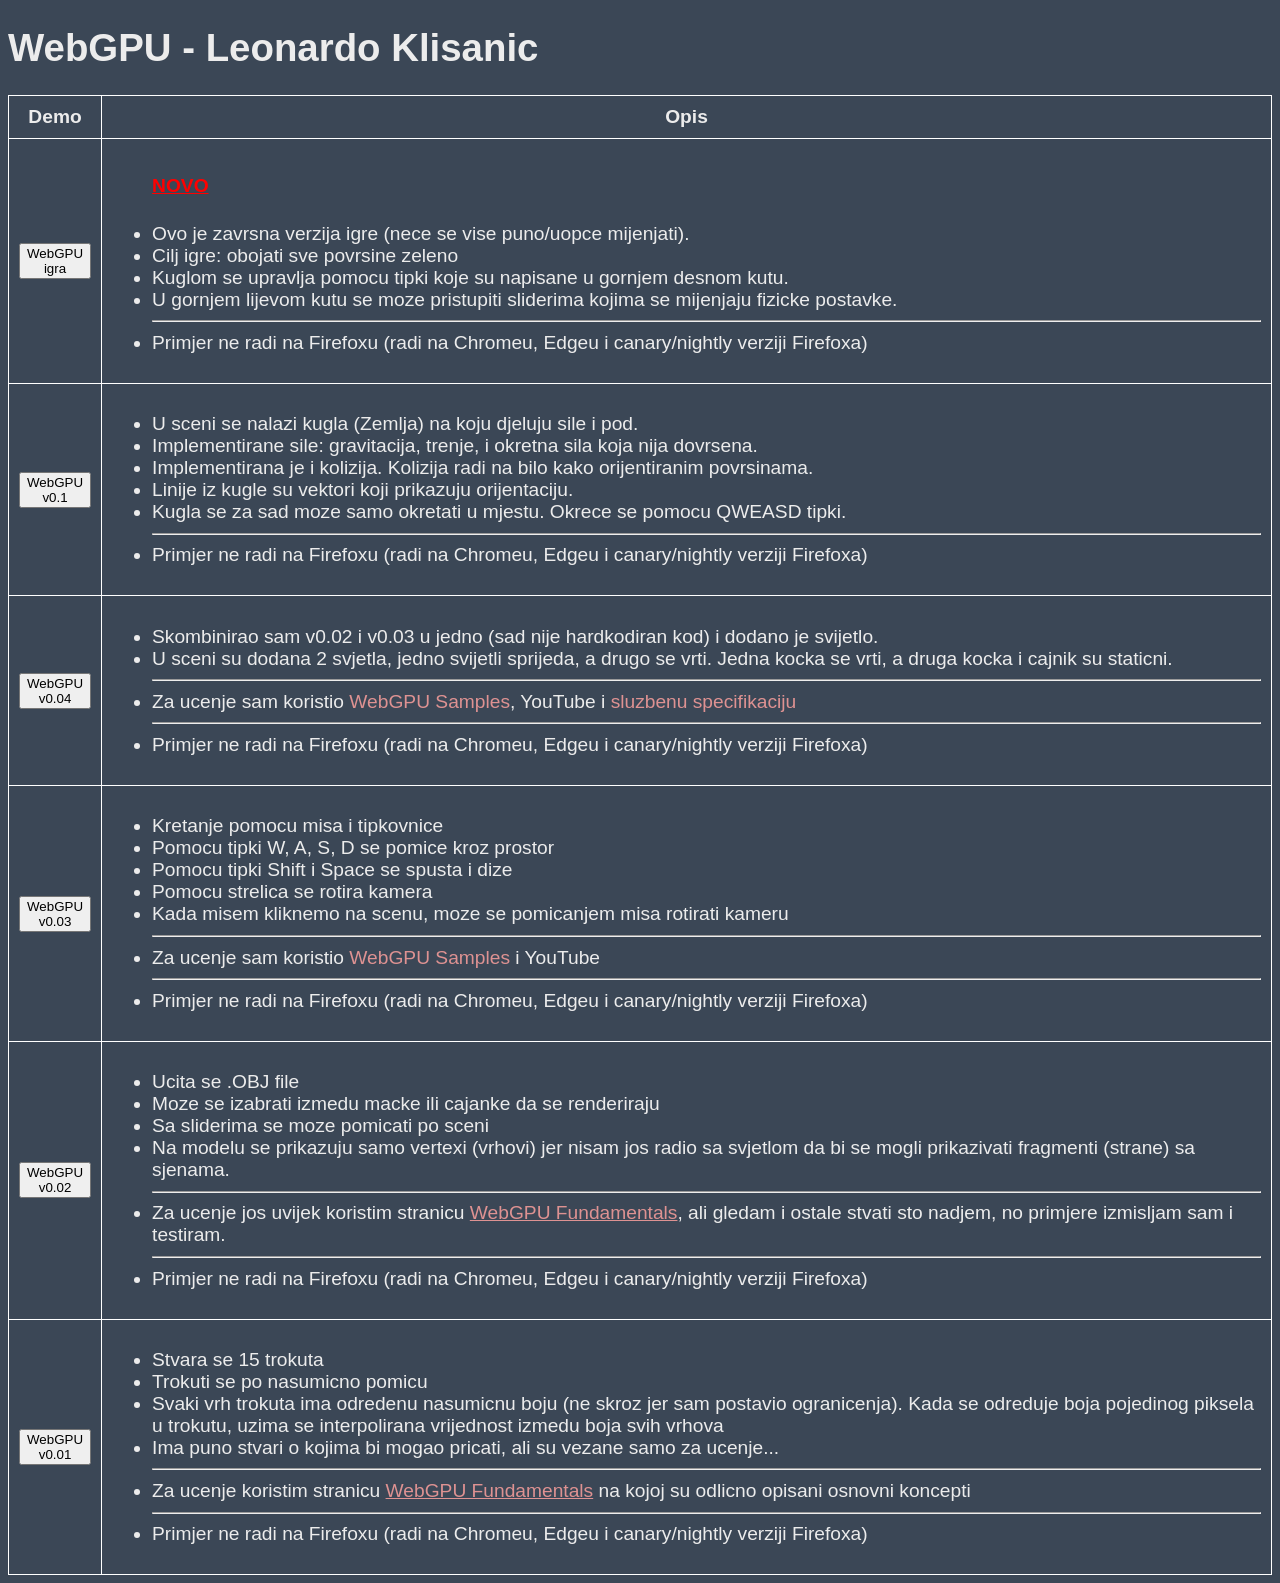
<file: webgpu/index.html>
<!DOCTYPE html>
<html lang="en">

<head>
    <meta charset="UTF-8">
    <meta name="viewport" content="width=device-width, initial-scale=1.0">
    <title>WebGPU</title>
    <style>
        body {
            font-family: 'Segoe UI', Tahoma, Geneva, Verdana, sans-serif;
            font-size: larger;
            color: rgb(236, 236, 236);
            background-color: rgb(59, 71, 86);
        }

        table {
            border-collapse: collapse;
        }

        th,
        td {
            border: 1px solid white;
            padding: 10px;
        }

        td:nth-child(2) {
            width: 100%;
        }

        a {
            text-decoration: none;
            color: rgb(222, 146, 146);
        }
    </style>
</head>

<body>
    <h1>WebGPU - Leonardo Klisanic</h1>
    <table>
        <tr>
            <th>Demo</th>
            <th>Opis</th>
        </tr>
        <tr>
            <td><a href="dist_v6/index.html"><button>WebGPU igra</button></a></td>
            <td>
                <ul>
                    <h4><b><u style="color: red">NOVO</u></b></h4>
                    <li>Ovo je zavrsna verzija igre (nece se vise puno/uopce mijenjati).</li>
                    <li>Cilj igre: obojati sve povrsine zeleno</li>
                    <li>Kuglom se upravlja pomocu tipki koje su napisane u gornjem desnom kutu.</li>
                    <li>U gornjem lijevom kutu se moze pristupiti sliderima kojima se mijenjaju fizicke postavke.</li>
                    <hr>
                    <li>Primjer ne radi na Firefoxu (radi na Chromeu, Edgeu i canary/nightly verziji Firefoxa)</li>
                </ul>
            </td>
        </tr>
        <tr>
            <td><a href="dist_v5/index.html"><button>WebGPU v0.1</button></a></td>
            <td>
                <ul>
                    <li>U sceni se nalazi kugla (Zemlja) na koju djeluju sile i pod.</li>
                    <li>Implementirane sile: gravitacija, trenje, i okretna sila koja nija dovrsena.</li>
                    <li>Implementirana je i kolizija. Kolizija radi na bilo kako orijentiranim povrsinama.</li>
                    <li>Linije iz kugle su vektori koji prikazuju orijentaciju.</li>
                    <li>Kugla se za sad moze samo okretati u mjestu. Okrece se pomocu QWEASD tipki.</li>
                    <hr>
                    <li>Primjer ne radi na Firefoxu (radi na Chromeu, Edgeu i canary/nightly verziji Firefoxa)</li>
                </ul>
            </td>
        </tr>
        <tr>
            <td><a href="dist_v4/index.html"><button>WebGPU v0.04</button></a></td>
            <td>
                <ul>
                    <li>Skombinirao sam v0.02 i v0.03 u jedno (sad nije hardkodiran kod) i dodano je svijetlo.</li>
                    <li>U sceni su dodana 2 svjetla, jedno svijetli sprijeda, a drugo se vrti. Jedna kocka se vrti, a
                        druga kocka i cajnik su staticni.</li>
                    <hr>
                    <li>Za ucenje sam koristio <a href="https://webgpu.github.io/webgpu-samples/">WebGPU Samples</a>,
                        YouTube i <a href="https://www.w3.org/TR/webgpu/">sluzbenu specifikaciju</a></li>
                    <hr>
                    <li>Primjer ne radi na Firefoxu (radi na Chromeu, Edgeu i canary/nightly verziji Firefoxa)</li>
                </ul>
            </td>
        </tr>
        <tr>
            <td><a href="dist_v3/index.html"><button>WebGPU v0.03</button></a></td>
            <td>
                <ul>
                    <li>Kretanje pomocu misa i tipkovnice</li>
                    <li>Pomocu tipki W, A, S, D se pomice kroz prostor</li>
                    <li>Pomocu tipki Shift i Space se spusta i dize</li>
                    <li>Pomocu strelica se rotira kamera</li>
                    <li>Kada misem kliknemo na scenu, moze se pomicanjem misa rotirati kameru</li>
                    <hr>
                    <li>Za ucenje sam koristio <a href="https://webgpu.github.io/webgpu-samples/">WebGPU Samples</a> i
                        YouTube</li>
                    <hr>
                    <li>Primjer ne radi na Firefoxu (radi na Chromeu, Edgeu i canary/nightly verziji Firefoxa)</li>
                </ul>
            </td>
        </tr>
        <tr>
            <td><a href="dist_v2/index.html"><button>WebGPU v0.02</button></a></td>
            <td>
                <ul>
                    <li>Ucita se .OBJ file</li>
                    <li>Moze se izabrati izmedu macke ili cajanke da se renderiraju</li>
                    <li>Sa sliderima se moze pomicati po sceni</li>
                    <li>Na modelu se prikazuju samo vertexi (vrhovi) jer nisam jos radio sa svjetlom da bi se mogli
                        prikazivati fragmenti (strane) sa sjenama.</li>
                    <hr>
                    <li>Za ucenje jos uvijek koristim stranicu <a href="https://webgpufundamentals.org/"
                            target="_blank"><u>WebGPU Fundamentals</u></a>, ali gledam i ostale stvati sto nadjem, no
                        primjere izmisljam sam i testiram.</li>
                    <hr>
                    <li>Primjer ne radi na Firefoxu (radi na Chromeu, Edgeu i canary/nightly verziji Firefoxa)</li>
                </ul>
            </td>
        </tr>
        <tr>
            <td><a href="dist_v1/index.html"><button>WebGPU v0.01</button></a></td>
            <td>
                <ul>
                    <li>Stvara se 15 trokuta</li>
                    <li>Trokuti se po nasumicno pomicu</li>
                    <li>Svaki vrh trokuta ima odredenu nasumicnu boju (ne skroz jer sam postavio ogranicenja). Kada se
                        odreduje boja pojedinog piksela u trokutu, uzima se interpolirana vrijednost izmedu boja svih
                        vrhova</li>
                    <li>Ima puno stvari o kojima bi mogao pricati, ali su vezane samo za ucenje...</li>
                    <hr>
                    <li>Za ucenje koristim stranicu <a href="https://webgpufundamentals.org/" target="_blank"><u>WebGPU
                                Fundamentals</u></a> na kojoj su odlicno opisani osnovni koncepti</li>
                    <hr>
                    <li>Primjer ne radi na Firefoxu (radi na Chromeu, Edgeu i canary/nightly verziji Firefoxa)</li>
                </ul>
            </td>
        </tr>
    </table>
</body>

</html>
</file>
<file: dist_v6/style.css>
html, body {
    margin: 0;
    height: 100%;
    font-family: Verdana, Geneva, Tahoma, sans-serif 
}

#container {
    width: 100%;
    height: 100%;
    display: flex;
    justify-content: space-around;
}

#canvas {
    width: 100%;
    height: 100%;
}

#skybox {
    position: absolute;
    bottom: 5%;
    right: 5%;
}

#gameover {
    color: #f9f9f9;
    text-align: center;
    font-size: xx-large;
    position: absolute;
    transform: translate(-50%);
    top: 50%;
    left: 50%;
}

#timer {
    color: #f9f9f9;
    font-size: xx-large;
    position: absolute;
    transform: translate(-50%);
    top: 91%;
    left: 50%;
}

#controls {
    transition-duration: 0.4s;
    font-size: larger;
    font-weight: lighter;
    padding: 15px;
    background-color: #f9f9f9;
    color: black;
    position: absolute;
    border-radius: 5px;
    right: 30px;
    transform: translateY(-91%);
    top: 15px;

    display: flex;
    flex-direction: column;
    align-items: self-start;
}

#controls:hover {
    transform: translateY(0);
}

#info {
    margin-bottom: 3px;
    margin-top: 3px;
}

#sliders {
    transition-duration: 0.4s;
    font-size: larger;
    font-weight: lighter;
    padding: 15px;
    background-color: #f9f9f9;
    color: black;
    position: absolute;
    border-radius: 5px;
    left: 15px;
    transform: translateY(-94%);
    top: 15px;
    width: 250px;

    display: flex;
    flex-direction: column;
    align-items: self-start;
}

#sliders:not(pinned):hover {
    transform: translateY(0);
}

#sliders.pinned {
    transform: translateY(0);
}

input, #lbl{
    margin-bottom: 7px;
    margin-top: 7px;
}

#el {
    justify-self: right;
    font-size: medium;
    margin-bottom: 7px;
    margin-top: 7px;
}

span {
    font-size: medium;
}

.object {
    background-color: whitesmoke;
    margin: 20px;
    padding: 8px 12px 8px 12px;
    border: 1px solid grey;
}

.name {
    font-size: large;
}
</file>
<file: hyroks/styles.css>
:root{font-family:Arial,Helvetica,sans-serif;color:#171717;background:#fafaf8;font-synthesis:none;--line:#d9d9d5;--muted:#666}*{box-sizing:border-box}body{margin:0}button,input,select{font:inherit}button,a,input,select{touch-action:manipulation}a{color:inherit}button{cursor:pointer}button:focus-visible,a:focus-visible,input:focus-visible,select:focus-visible{outline:3px solid #777;outline-offset:4px}.masthead{padding:25px 5%;border-bottom:1px solid var(--line);display:flex;align-items:center;justify-content:space-between}.wordmark{text-decoration:none;font-size:23px;font-weight:900;letter-spacing:-1px}.wordmark span{font-size:11px;letter-spacing:1px;margin-left:10px}.edition,.eyebrow{font-size:10px;font-weight:700;letter-spacing:2px}.edition{display:none}main{max-width:1440px;margin:auto;padding:0 5%}.intro{padding:60px 0 35px;border-bottom:1px solid var(--line);}p{line-height:1.6}.intro-copy{color:var(--muted);font-size:16px}.overview{display:flex;flex-wrap:wrap;gap:24px;margin:25px 0}.stat strong{font-size:27px;display:block;letter-spacing:-1px}.stat small{font-size:10px;text-transform:uppercase;letter-spacing:1px;color:var(--muted)}section{scroll-margin-top:25px}.results-section,#analysis{padding-top:35px}.section-title{display:flex;gap:15px;justify-content:space-between;align-items:center;flex-wrap:wrap;margin-bottom:25px}h2{font-size:22px;letter-spacing:-.7px;margin:0}h2>span{font-size:11px;font-weight:400;color:var(--muted);margin-right:14px;letter-spacing:0}.muted{font-size:12px;color:var(--muted)}.filters{display:grid;grid-template-columns:repeat(3,1fr);gap:12px;background:#eeeee9;padding:18px}.filters label{font-size:10px;text-transform:uppercase;letter-spacing:1px;display:flex;flex-direction:column;gap:10px}.search-label{grid-column:1/-1}input[type=search],select{min-width:0;width:100%;border:1px solid #c9c9c4;background:#fafaf8;border-radius:0;padding:12px 10px;color:#171717;font-size:13px;letter-spacing:0;text-transform:none}input[type=checkbox]{width:18px;height:18px;accent-color:#111}.table-wrap{overflow:auto}table{border-collapse:collapse;width:100%;font-size:13px;text-align:left}th{font-size:10px;letter-spacing:1px;text-transform:uppercase;font-weight:400;color:var(--muted);padding:15px 10px;border-bottom:1px solid #111;white-space:nowrap}td{padding:17px 10px;border-bottom:1px solid var(--line)}td:nth-child(3){min-width:180px}td:nth-child(4),td:nth-child(5){white-space:nowrap;font-family:monospace;font-size:13px}td small{display:block;color:var(--muted);font-size:11px;margin-top:6px;line-height:1.5}.selected-row{background:#eeeee9}.profile-button,.text-button{background:none;border:0;border-bottom:1px solid #999;padding:6px 0;font-size:12px;white-space:nowrap}.message{font-size:12px;min-height:20px}.selection{display:flex;flex-wrap:wrap;gap:8px;margin-bottom:20px}.chip{display:flex;align-items:center;gap:10px;background:#111;color:white;padding:10px 12px;font-size:12px}.chip button{background:none;color:inherit;border:0;font-size:20px;padding:0 3px}.chart-grid{display:grid;gap:18px}.panel,.profile-card{border:1px solid var(--line);padding:22px;min-width:0}.panel h3,.profile-card h3{font-size:18px;margin:0 0 8px;letter-spacing:-.5px}.panel p,.profile-card p{font-size:12px;color:var(--muted)}.panel svg{width:100%;height:auto;display:block}.legend{display:flex;gap:14px;flex-wrap:wrap;font-size:11px;margin:16px 0}.legend i{display:inline-block;width:22px;border-top:2px solid #111;vertical-align:middle;margin-right:6px}.profiles{display:grid;gap:18px;margin:18px 0}.profile-card .time{font-size:32px;font-family:monospace;margin:18px 0 6px;letter-spacing:-1px}.profile-card svg{width:100%;max-width:400px;display:block;margin:auto}.profile-meta{display:flex;justify-content:space-between;border-top:1px solid var(--line);padding-top:12px;font-size:11px;gap:12px}.split-table th,.split-table td{padding:13px 10px}.split-table td{font-family:monospace;white-space:nowrap}.split-table td:first-child{font-family:Arial,sans-serif}.delta{display:block;font-size:10px;color:var(--muted);margin-top:5px}.empty{padding:40px 15px;border:1px dashed #bbb;color:var(--muted);text-align:center;font-size:13px}.methodology{border-top:1px solid #111;margin-top:50px;padding:30px 0 45px;max-width:780px}.methodology p:not(.eyebrow){color:var(--muted);font-size:13px}footer{border-top:1px solid var(--line);padding:24px 5%;display:flex;gap:18px;flex-wrap:wrap;justify-content:space-between;font-size:10px;letter-spacing:1px}footer span{color:var(--muted)}.rank{font-family:monospace;color:#666}svg text{font-family:Arial,Helvetica,sans-serif;fill:#666}svg .axis-label{font-size:11px;fill:#333}.chart-scroll{overflow-x:auto}.chart-scroll svg{min-width:520px}#search-note:empty{display:none}@media(min-width:760px){.edition{display:block}.intro{padding:50px 0 35px;display:grid;grid-template-columns:1fr auto;column-gap:35px;align-items:center}.intro>.eyebrow{grid-column:1/-1}.intro-copy{font-size:18px;margin:0}.overview{gap:45px}.filters{grid-template-columns:2.5fr repeat(3,1fr);padding:22px;gap:18px}.search-label{grid-column:auto}.chart-grid{grid-template-columns:1fr 1fr}.profiles{grid-template-columns:repeat(auto-fit,minmax(260px,1fr))}.section-title{margin-bottom:25px}.results-section,#analysis{padding-top:45px}}@media(prefers-reduced-motion:no-preference){button,a{transition:opacity .15s}button:hover,a:hover{opacity:.65}}

.time-diff--positive{color:#b42318}.time-diff--negative{color:#167044}.time-diff--neutral{color:inherit}
</file>
